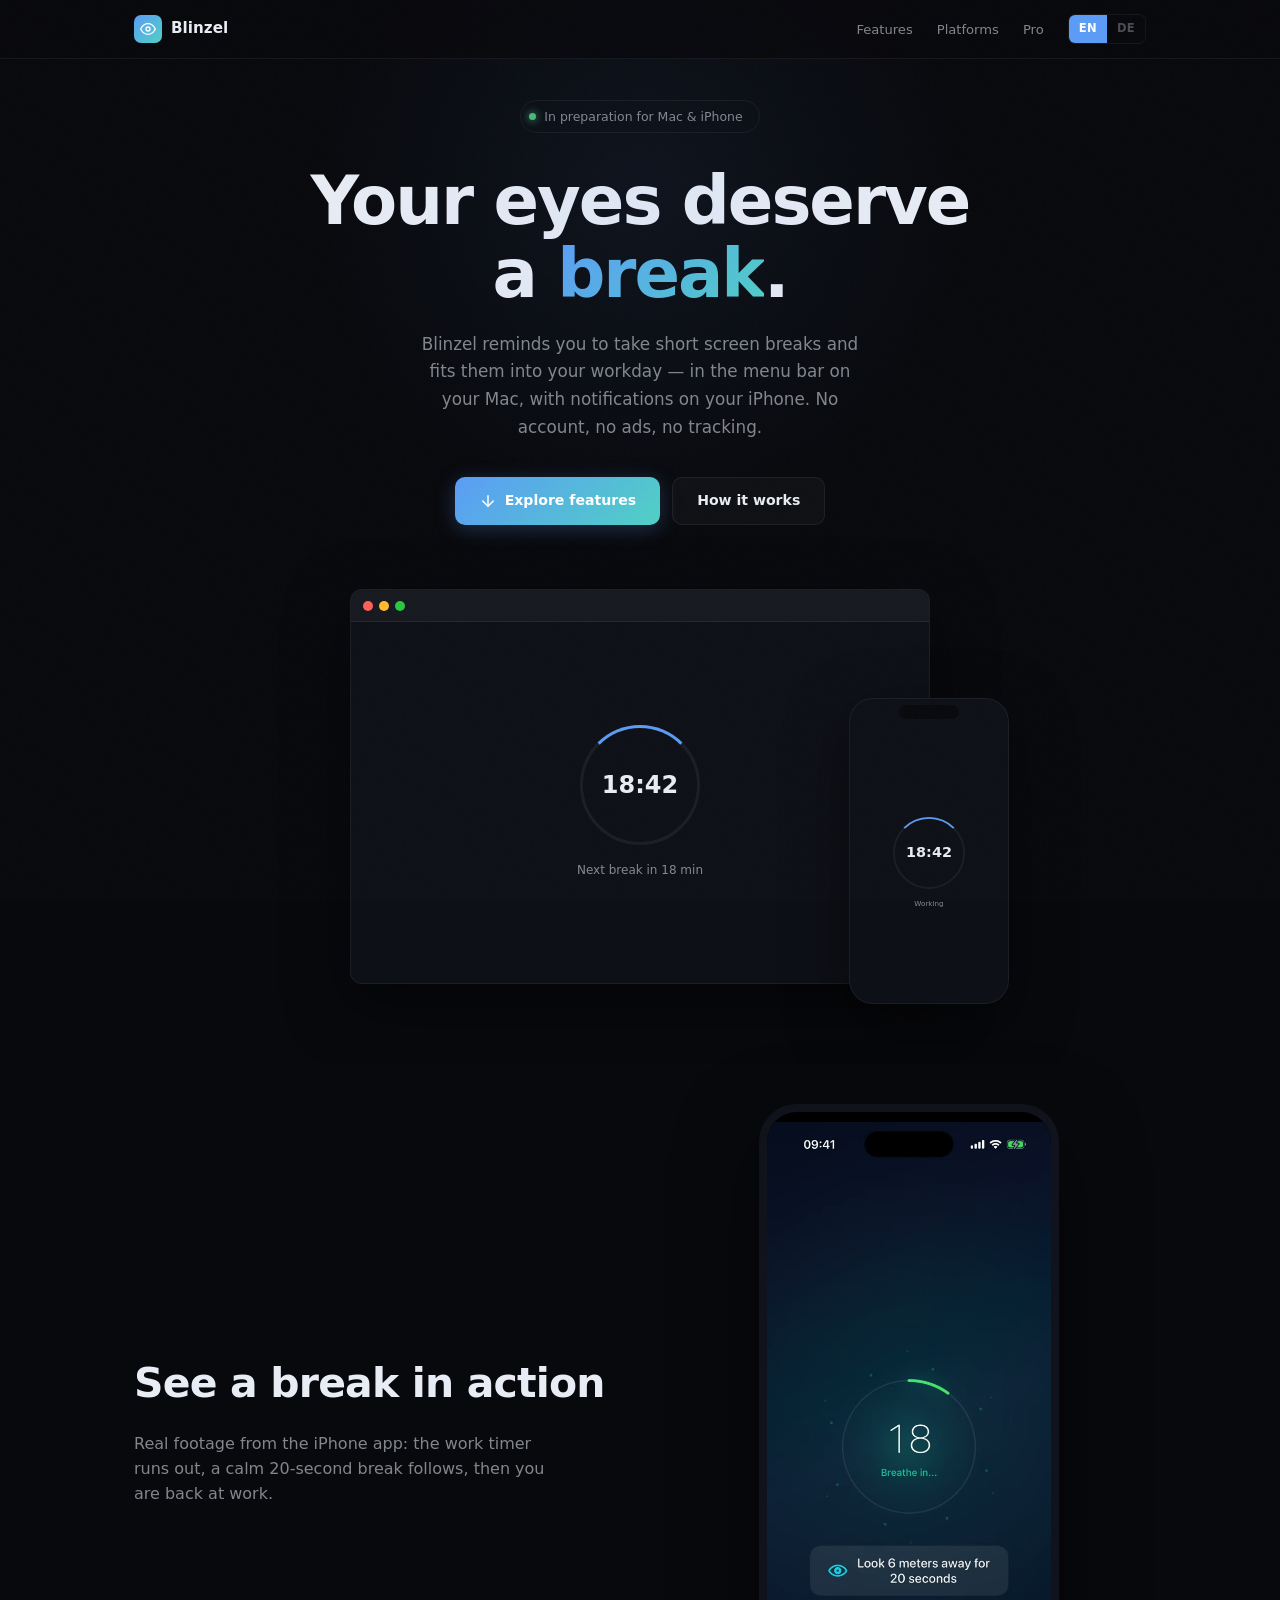
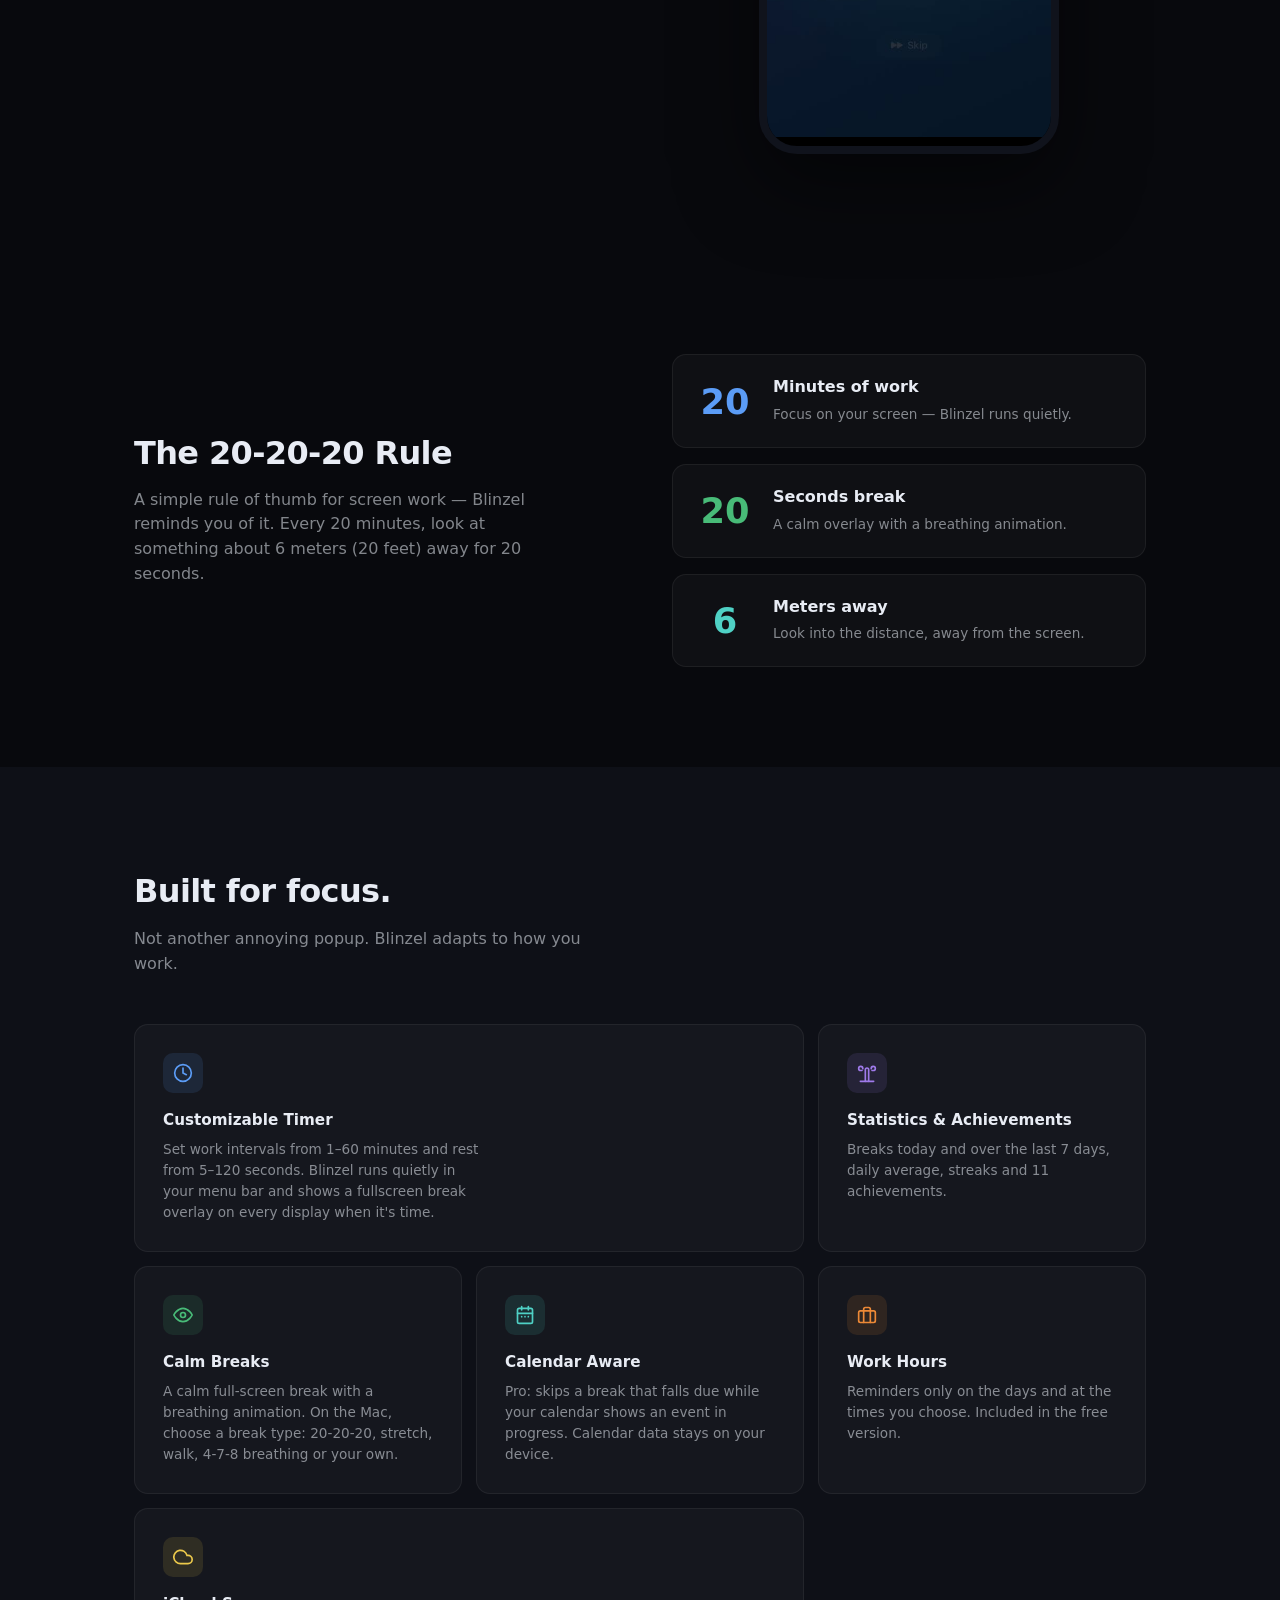
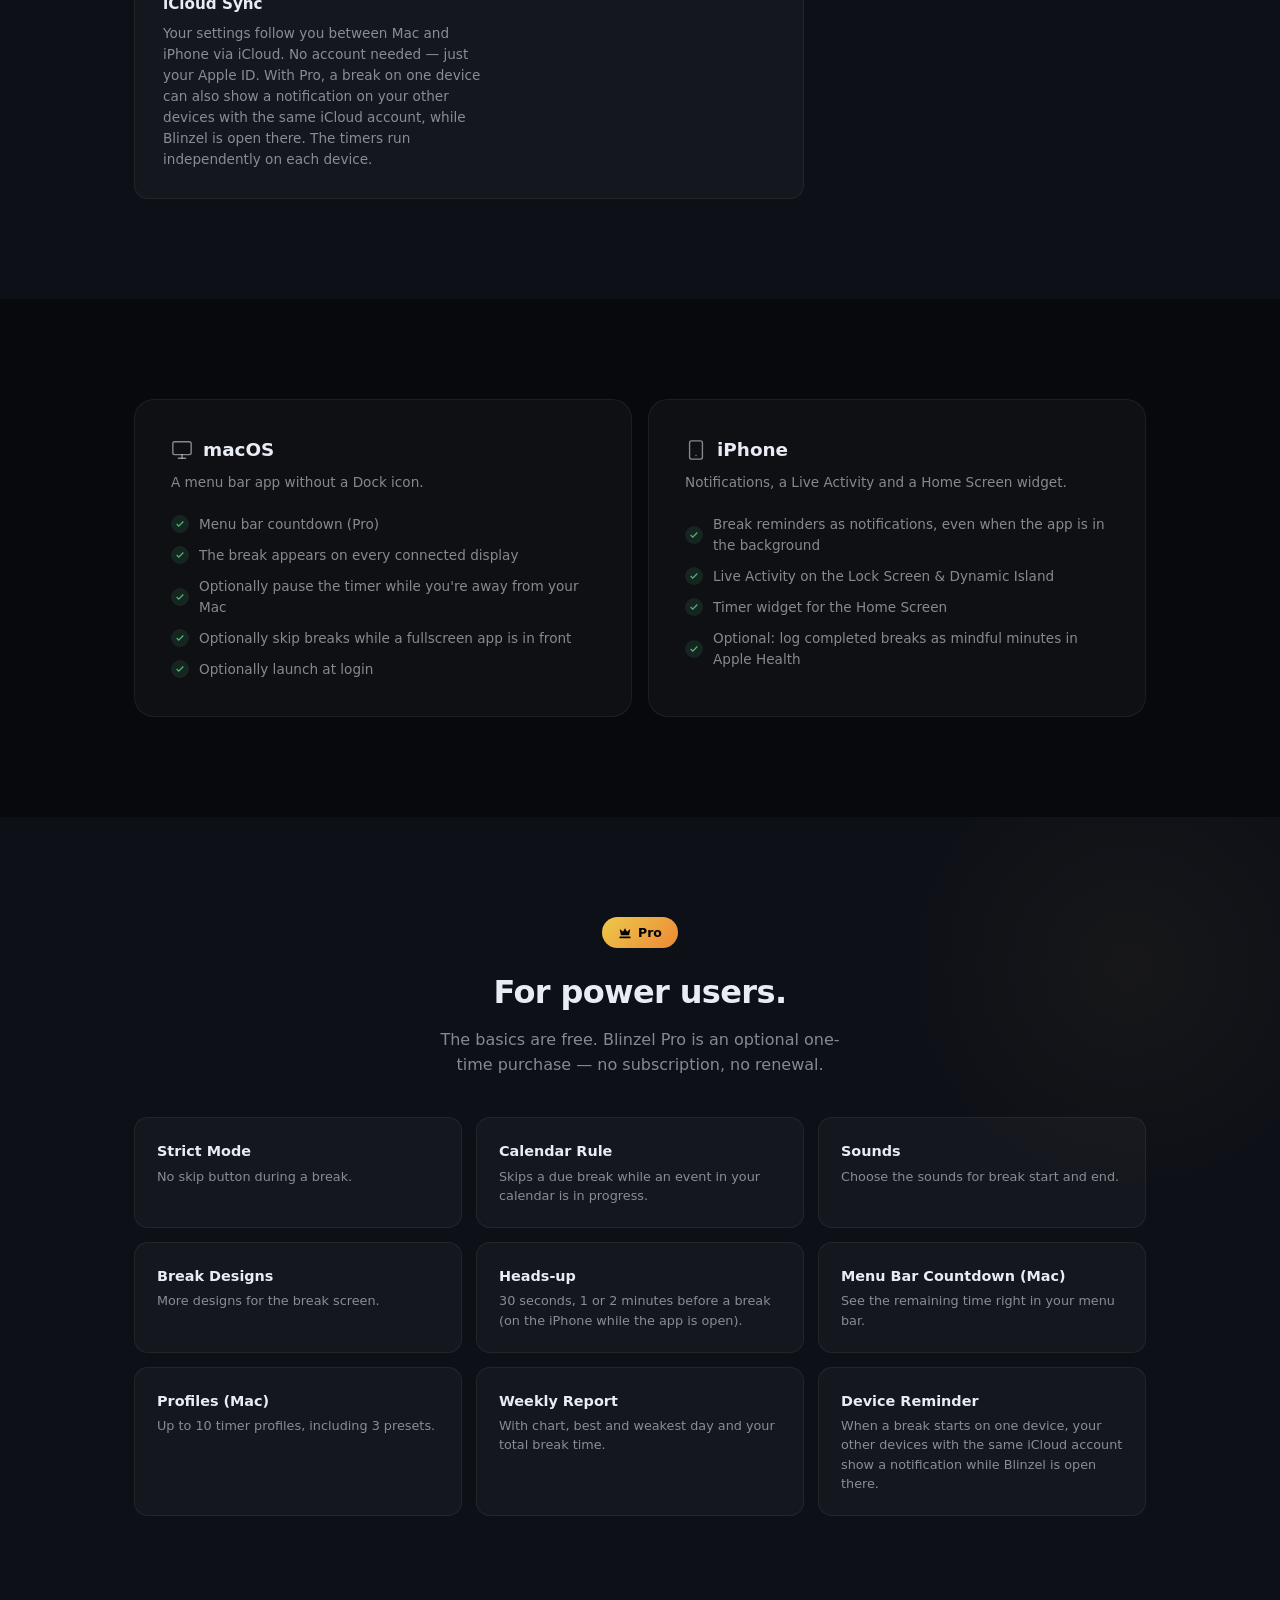
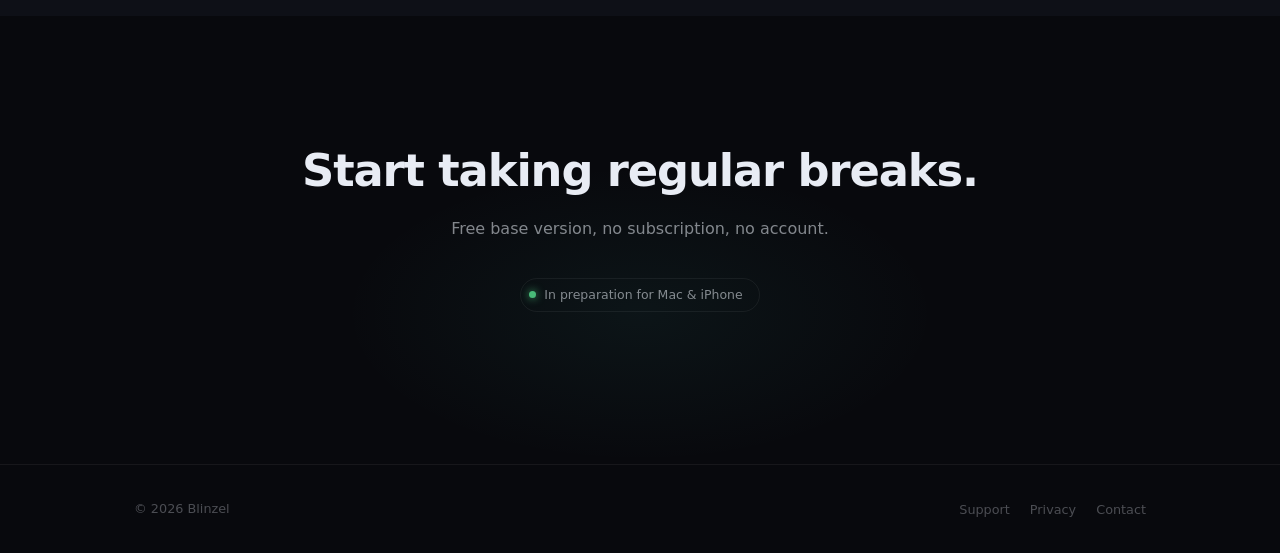
<file: index.html>
<!DOCTYPE html>
<html lang="en">
<head>
    <meta charset="UTF-8">
    <meta name="viewport" content="width=device-width, initial-scale=1.0">
    <title>Blinzel — Eye Break Reminder for Mac & iPhone</title>
    <meta name="description" content="Simple reminders for short screen breaks, based on the 20-20-20 rule of thumb. On the Mac, Blinzel lives in your menu bar; on the iPhone, it reminds you with notifications. In preparation for Mac and iPhone.">
    <meta name="theme-color" content="#08090d">
    <meta name="keywords" content="Blinzel, eye break reminder, 20-20-20 rule, screen rest timer, screen break, break reminder, menu bar app, work hours">
    <link rel="canonical" href="https://amber.devsalah.com/">
    <meta name="robots" content="index, follow">
    <meta name="author" content="Salah Alhaji">
    <link rel="icon" type="image/svg+xml" href="/favicon.svg">

    <!-- Open Graph -->
    <meta property="og:title" content="Blinzel — Eye Break Reminder for Mac & iPhone">
    <meta property="og:description" content="Simple reminders for short screen breaks, based on the 20-20-20 rule of thumb. On the Mac, Blinzel lives in your menu bar; on the iPhone, it reminds you with notifications. In preparation for Mac & iPhone.">
    <meta property="og:type" content="website">
    <meta property="og:url" content="https://amber.devsalah.com/">
    <meta property="og:site_name" content="Blinzel">
    <meta property="og:locale" content="en_US">
    <meta property="og:image" content="https://amber.devsalah.com/og-image.svg">
    <meta property="og:image:width" content="1200">
    <meta property="og:image:height" content="630">

    <!-- Twitter Card -->
    <meta name="twitter:card" content="summary_large_image">
    <meta name="twitter:title" content="Blinzel — Eye Break Reminder">
    <meta name="twitter:description" content="The 20-20-20 rule, automated. In preparation for Mac & iPhone.">
    <meta name="twitter:image" content="https://amber.devsalah.com/og-image.svg">

    <!-- Structured Data -->
    <script type="application/ld+json">
    {
        "@context": "https://schema.org",
        "@type": "SoftwareApplication",
        "name": "Blinzel",
        "operatingSystem": "macOS, iOS",
        "applicationCategory": "UtilitiesApplication",
        "offers": {
            "@type": "Offer",
            "price": "0",
            "priceCurrency": "USD"
        },
        "description": "Reminders for short screen breaks based on the 20-20-20 rule of thumb, every 20 minutes by default. A menu bar app on the Mac; notifications, a Live Activity and a widget on the iPhone. The basics are free; Blinzel Pro is a one-time purchase, no subscription. In preparation for Mac and iPhone.",
        "url": "https://amber.devsalah.com/",
        "author": {
            "@type": "Person",
            "name": "Salah Alhaji"
        }
    }
    </script>

    <link rel="stylesheet" href="style.css">
</head>
<body>

<!-- Nav -->
<nav>
    <div class="w">
        <a href="#" class="n-brand">
            <span class="n-logo">
                <svg viewBox="0 0 24 24" fill="none" stroke="white" stroke-width="2" stroke-linecap="round"><path d="M1 12s4-8 11-8 11 8 11 8-4 8-11 8-11-8-11-8z"/><circle cx="12" cy="12" r="3"/></svg>
            </span>
            Blinzel
        </a>
        <button class="n-mob" aria-label="Menu" onclick="document.querySelector('.n-links').classList.toggle('open')">
            <svg width="20" height="20" viewBox="0 0 24 24" fill="none" stroke="currentColor" stroke-width="2"><line x1="3" y1="6" x2="21" y2="6"/><line x1="3" y1="12" x2="21" y2="12"/><line x1="3" y1="18" x2="21" y2="18"/></svg>
        </button>
        <ul class="n-links">
            <li><a href="#features" data-en="Features" data-de="Funktionen">Features</a></li>
            <li><a href="#platforms" data-en="Platforms" data-de="Plattformen">Platforms</a></li>
            <li><a href="#pro">Pro</a></li>
            <li>
                <div class="lang-sw">
                    <button onclick="setLang('en')" class="on" id="btn-en">EN</button>
                    <button onclick="setLang('de')" id="btn-de">DE</button>
                </div>
            </li>
        </ul>
    </div>
</nav>

<!-- Hero -->
<section class="hero">
    <div class="w">
        <div class="hero-top">
            <span class="hero-dot"></span>
            <span data-en="In preparation for Mac & iPhone" data-de="In Vorbereitung für Mac & iPhone">In preparation for Mac & iPhone</span>
        </div>
        <h1 data-en="Your eyes deserve<br>a <span>break</span>." data-de="Deine Augen verdienen<br>eine <span>Pause</span>.">Your eyes deserve<br>a <span>break</span>.</h1>
        <p data-en="Blinzel reminds you to take short screen breaks and fits them into your workday — in the menu bar on your Mac, with notifications on your iPhone. No account, no ads, no tracking." data-de="Blinzel erinnert dich an kurze Bildschirmpausen und passt sie an deinen Arbeitstag an – in der Menüleiste deines Mac, per Mitteilung auf deinem iPhone. Kein Konto, keine Werbung, kein Tracking.">Blinzel reminds you to take short screen breaks and fits them into your workday — in the menu bar on your Mac, with notifications on your iPhone. No account, no ads, no tracking.</p>

        <div class="hero-btns">
            <a href="#features" class="btn btn-p app-store-btn">
                <svg viewBox="0 0 24 24" fill="none" stroke="currentColor" stroke-width="2" stroke-linecap="round"><line x1="12" y1="5" x2="12" y2="19"/><polyline points="19 12 12 19 5 12"/></svg>
                <span data-en="Explore features" data-de="Funktionen ansehen">Explore features</span>
            </a>
            <a href="#rule" class="btn btn-s" data-en="How it works" data-de="So funktioniert's">How it works</a>
        </div>

        <!-- Device Mockups -->
        <div class="hero-visual">
            <div class="device-mac">
                <div class="device-mac-bar">
                    <span class="device-mac-dot"></span>
                    <span class="device-mac-dot"></span>
                    <span class="device-mac-dot"></span>
                </div>
                <div class="device-mac-body">
                    <!-- Replace this with a real screenshot: <img src="screenshot-mac.png" alt="Blinzel on Mac"> -->
                    <div class="mock-timer">
                        <div class="mock-timer-ring">
                            <div class="mock-timer-time">18:42</div>
                        </div>
                        <div class="mock-timer-label" data-en="Next break in 18 min" data-de="Nächste Pause in 18 Min">Next break in 18 min</div>
                    </div>
                </div>
            </div>
            <div class="device-phone">
                <div class="device-phone-notch"><div class="device-phone-notch-inner"></div></div>
                <div class="device-phone-body">
                    <!-- Replace with: <img src="screenshot-iphone.png" alt="Blinzel on iPhone"> -->
                    <div class="mock-timer" style="transform: scale(0.6);">
                        <div class="mock-timer-ring">
                            <div class="mock-timer-time">18:42</div>
                        </div>
                        <div class="mock-timer-label" data-en="Working" data-de="Arbeiten">Working</div>
                    </div>
                </div>
            </div>
        </div>
    </div>
</section>

<!-- Video: echte Aufnahme der iPhone-App -->
<section class="demo" id="demo">
    <div class="w">
        <div class="demo-text v">
            <h2 data-en="See a break in action" data-de="So sieht eine Pause aus">See a break in action</h2>
            <p data-en="Real footage from the iPhone app: the work timer runs out, a calm 20-second break follows, then you are back at work." data-de="Echte Aufnahme aus der iPhone-App: Der Arbeits-Timer läuft ab, es folgen 20 ruhige Sekunden Pause, dann geht es weiter.">Real footage from the iPhone app: the work timer runs out, a calm 20-second break follows, then you are back at work.</p>
        </div>
        <div class="demo-phone v">
            <video id="demo-video" muted loop playsinline autoplay preload="metadata" width="540" height="1170" poster="media/poster-en.jpg" aria-label="Blinzel on iPhone">
                <source src="media/blinzel-en.mp4" type="video/mp4">
            </video>
        </div>
    </div>
</section>

<!-- 20-20-20 Rule -->
<section class="rule" id="rule">
    <div class="w">
        <div class="rule-text v">
            <h2 data-en="The 20-20-20 Rule" data-de="Die 20-20-20 Regel">The 20-20-20 Rule</h2>
            <p data-en="A simple rule of thumb for screen work — Blinzel reminds you of it. Every 20 minutes, look at something about 6 meters (20 feet) away for 20 seconds." data-de="Eine einfache Faustregel für die Bildschirmarbeit – Blinzel erinnert dich daran. Alle 20 Minuten 20 Sekunden lang auf etwas in etwa 6 Metern Entfernung schauen.">A simple rule of thumb for screen work — Blinzel reminds you of it. Every 20 minutes, look at something about 6 meters (20 feet) away for 20 seconds.</p>
        </div>
        <div class="rule-steps">
            <div class="rule-step v">
                <div class="rule-num">20</div>
                <div class="rule-step-text">
                    <strong data-en="Minutes of work" data-de="Minuten Arbeit">Minutes of work</strong>
                    <span data-en="Focus on your screen — Blinzel runs quietly." data-de="Konzentrier dich auf deinen Bildschirm — Blinzel läuft leise.">Focus on your screen — Blinzel runs quietly.</span>
                </div>
            </div>
            <div class="rule-step v">
                <div class="rule-num">20</div>
                <div class="rule-step-text">
                    <strong data-en="Seconds break" data-de="Sekunden Pause">Seconds break</strong>
                    <span data-en="A calm overlay with a breathing animation." data-de="Ein ruhiges Overlay mit Atemanimation.">A calm overlay with a breathing animation.</span>
                </div>
            </div>
            <div class="rule-step v">
                <div class="rule-num">6</div>
                <div class="rule-step-text">
                    <strong data-en="Meters away" data-de="Meter Entfernung">Meters away</strong>
                    <span data-en="Look into the distance, away from the screen." data-de="In die Ferne schauen, weg vom Bildschirm.">Look into the distance, away from the screen.</span>
                </div>
            </div>
        </div>
    </div>
</section>

<!-- Features Bento -->
<section class="bento" id="features">
    <div class="w">
        <div class="bento-head v">
            <h2 data-en="Built for focus." data-de="Gebaut für Fokus.">Built for focus.</h2>
            <p data-en="Not another annoying popup. Blinzel adapts to how you work." data-de="Kein nerviges Popup. Blinzel passt sich an, wie du arbeitest.">Not another annoying popup. Blinzel adapts to how you work.</p>
        </div>
        <div class="bento-grid">
            <!-- Span 2: Timer -->
            <div class="b-card span-2 v">
                <div class="b-icon bi-blue">
                    <svg viewBox="0 0 24 24" fill="none" stroke="currentColor" stroke-width="2" stroke-linecap="round"><circle cx="12" cy="12" r="10"/><polyline points="12 6 12 12 16 14"/></svg>
                </div>
                <h3 data-en="Customizable Timer" data-de="Anpassbarer Timer">Customizable Timer</h3>
                <p data-en="Set work intervals from 1–60 minutes and rest from 5–120 seconds. Blinzel runs quietly in your menu bar and shows a fullscreen break overlay on every display when it's time." data-de="Arbeitsintervalle von 1–60 Minuten und Pausen von 5–120 Sekunden einstellen. Blinzel läuft leise in der Menüleiste und zeigt auf jedem Bildschirm ein Vollbild-Overlay, wenn es soweit ist.">Set work intervals from 1–60 minutes and rest from 5–120 seconds. Blinzel runs quietly in your menu bar and shows a fullscreen break overlay on every display when it's time.</p>
            </div>
            <!-- Achievements -->
            <div class="b-card v">
                <div class="b-icon bi-purple">
                    <svg viewBox="0 0 24 24" fill="none" stroke="currentColor" stroke-width="2" stroke-linecap="round"><path d="M6 9H4.5a2.5 2.5 0 010-5C7 4 7 7 7 7"/><path d="M18 9h1.5a2.5 2.5 0 000-5C17 4 17 7 17 7"/><path d="M4 22h16"/><path d="M10 22V8a2 2 0 114 0v14"/></svg>
                </div>
                <h3 data-en="Statistics &amp; Achievements" data-de="Statistik &amp; Erfolge">Statistics &amp; Achievements</h3>
                <p data-en="Breaks today and over the last 7 days, daily average, streaks and 11 achievements." data-de="Pausen von heute und den letzten 7 Tagen, Tagesdurchschnitt, Serien und 11 Erfolge.">Breaks today and over the last 7 days, daily average, streaks and 11 achievements.</p>
            </div>
            <!-- Break Overlay -->
            <div class="b-card v">
                <div class="b-icon bi-green">
                    <svg viewBox="0 0 24 24" fill="none" stroke="currentColor" stroke-width="2" stroke-linecap="round"><path d="M1 12s4-8 11-8 11 8 11 8-4 8-11 8-11-8-11-8z"/><circle cx="12" cy="12" r="3"/></svg>
                </div>
                <h3 data-en="Calm Breaks" data-de="Ruhige Pausen">Calm Breaks</h3>
                <p data-en="A calm full-screen break with a breathing animation. On the Mac, choose a break type: 20-20-20, stretch, walk, 4-7-8 breathing or your own." data-de="Ruhige Vollbild-Pause mit Atemanimation. Auf dem Mac wählst du die Pausenart: 20-20-20, Dehnen, Gehen, 4-7-8-Atmung oder eine eigene Pause.">A calm full-screen break with a breathing animation. On the Mac, choose a break type: 20-20-20, stretch, walk, 4-7-8 breathing or your own.</p>
            </div>
            <!-- Calendar -->
            <div class="b-card v">
                <div class="b-icon bi-cyan">
                    <svg viewBox="0 0 24 24" fill="none" stroke="currentColor" stroke-width="2" stroke-linecap="round"><rect x="3" y="4" width="18" height="18" rx="2"/><line x1="16" y1="2" x2="16" y2="6"/><line x1="8" y1="2" x2="8" y2="6"/><line x1="3" y1="10" x2="21" y2="10"/><path d="M8 14h.01"/><path d="M12 14h.01"/><path d="M16 14h.01"/></svg>
                </div>
                <h3 data-en="Calendar Aware" data-de="Kalender-integriert">Calendar Aware</h3>
                <p data-en="Pro: skips a break that falls due while your calendar shows an event in progress. Calendar data stays on your device." data-de="Pro: überspringt eine fällige Pause, wenn laut Kalender gerade ein Termin läuft. Kalenderdaten bleiben auf deinem Gerät.">Pro: skips a break that falls due while your calendar shows an event in progress. Calendar data stays on your device.</p>
            </div>
            <!-- Work Hours -->
            <div class="b-card v">
                <div class="b-icon bi-orange">
                    <svg viewBox="0 0 24 24" fill="none" stroke="currentColor" stroke-width="2" stroke-linecap="round"><rect x="2" y="7" width="20" height="14" rx="2"/><path d="M16 21V5a2 2 0 00-2-2h-4a2 2 0 00-2 2v16"/></svg>
                </div>
                <h3 data-en="Work Hours" data-de="Arbeitszeiten">Work Hours</h3>
                <p data-en="Reminders only on the days and at the times you choose. Included in the free version." data-de="Erinnerungen nur an gewählten Tagen und zu gewählten Uhrzeiten. In der kostenlosen Version enthalten.">Reminders only on the days and at the times you choose. Included in the free version.</p>
            </div>
            <!-- iCloud -->
            <div class="b-card span-2 v">
                <div class="b-icon bi-yellow">
                    <svg viewBox="0 0 24 24" fill="none" stroke="currentColor" stroke-width="2" stroke-linecap="round"><path d="M18 10h-1.26A8 8 0 109 20h9a5 5 0 000-10z"/></svg>
                </div>
                <h3 data-en="iCloud Sync" data-de="iCloud-Sync">iCloud Sync</h3>
                <p data-en="Your settings follow you between Mac and iPhone via iCloud. No account needed — just your Apple ID. With Pro, a break on one device can also show a notification on your other devices with the same iCloud account, while Blinzel is open there. The timers run independently on each device." data-de="Deine Einstellungen folgen dir über iCloud zwischen Mac und iPhone. Kein Konto nötig — nur deine Apple ID. Mit Pro kann eine Pause auf einem Gerät zusätzlich eine Mitteilung auf deinen anderen Geräten mit demselben iCloud-Konto anzeigen, sofern Blinzel dort geöffnet ist. Die Timer laufen auf jedem Gerät für sich.">Your settings follow you between Mac and iPhone via iCloud. No account needed — just your Apple ID. With Pro, a break on one device can also show a notification on your other devices with the same iCloud account, while Blinzel is open there. The timers run independently on each device.</p>
            </div>
        </div>
    </div>
</section>

<!-- Platforms -->
<section class="plat" id="platforms">
    <div class="w">
        <!-- macOS -->
        <div class="plat-card v">
            <h3>
                <svg viewBox="0 0 24 24" fill="none" stroke="currentColor" stroke-width="1.5" stroke-linecap="round"><rect x="2" y="3" width="20" height="14" rx="2"/><line x1="8" y1="21" x2="16" y2="21"/><line x1="12" y1="17" x2="12" y2="21"/></svg>
                macOS
            </h3>
            <p data-en="A menu bar app without a Dock icon." data-de="Menüleisten-App ohne Dock-Symbol.">A menu bar app without a Dock icon.</p>
            <ul class="plat-list">
                <li><span class="plat-check"><svg viewBox="0 0 24 24" fill="none" stroke="currentColor" stroke-width="3"><polyline points="20 6 9 17 4 12"/></svg></span><span data-en="Menu bar countdown (Pro)" data-de="Menüleisten-Countdown (Pro)">Menu bar countdown (Pro)</span></li>
                <li><span class="plat-check"><svg viewBox="0 0 24 24" fill="none" stroke="currentColor" stroke-width="3"><polyline points="20 6 9 17 4 12"/></svg></span><span data-en="The break appears on every connected display" data-de="Die Pause erscheint auf jedem angeschlossenen Bildschirm">The break appears on every connected display</span></li>
                <li><span class="plat-check"><svg viewBox="0 0 24 24" fill="none" stroke="currentColor" stroke-width="3"><polyline points="20 6 9 17 4 12"/></svg></span><span data-en="Optionally pause the timer while you're away from your Mac" data-de="Optional: Der Timer pausiert, während du nicht am Mac bist">Optionally pause the timer while you're away from your Mac</span></li>
                <li><span class="plat-check"><svg viewBox="0 0 24 24" fill="none" stroke="currentColor" stroke-width="3"><polyline points="20 6 9 17 4 12"/></svg></span><span data-en="Optionally skip breaks while a fullscreen app is in front" data-de="Optional: Pausen überspringen, solange eine Vollbild-App vorne ist">Optionally skip breaks while a fullscreen app is in front</span></li>
                <li><span class="plat-check"><svg viewBox="0 0 24 24" fill="none" stroke="currentColor" stroke-width="3"><polyline points="20 6 9 17 4 12"/></svg></span><span data-en="Optionally launch at login" data-de="Optional beim Anmelden starten">Optionally launch at login</span></li>
            </ul>
        </div>
        <!-- iOS -->
        <div class="plat-card v">
            <h3>
                <svg viewBox="0 0 24 24" fill="none" stroke="currentColor" stroke-width="1.5" stroke-linecap="round"><rect x="5" y="2" width="14" height="20" rx="2"/><line x1="12" y1="18" x2="12.01" y2="18"/></svg>
                iPhone
            </h3>
            <p data-en="Notifications, a Live Activity and a Home Screen widget." data-de="Mitteilungen, Live Activity und Widget auf dem Home-Bildschirm.">Notifications, a Live Activity and a Home Screen widget.</p>
            <ul class="plat-list">
                <li><span class="plat-check"><svg viewBox="0 0 24 24" fill="none" stroke="currentColor" stroke-width="3"><polyline points="20 6 9 17 4 12"/></svg></span><span data-en="Break reminders as notifications, even when the app is in the background" data-de="Pausen-Erinnerung als Mitteilung, auch wenn die App im Hintergrund ist">Break reminders as notifications, even when the app is in the background</span></li>
                <li><span class="plat-check"><svg viewBox="0 0 24 24" fill="none" stroke="currentColor" stroke-width="3"><polyline points="20 6 9 17 4 12"/></svg></span><span data-en="Live Activity on the Lock Screen & Dynamic Island" data-de="Live Activity auf dem Sperrbildschirm & Dynamic Island">Live Activity on the Lock Screen & Dynamic Island</span></li>
                <li><span class="plat-check"><svg viewBox="0 0 24 24" fill="none" stroke="currentColor" stroke-width="3"><polyline points="20 6 9 17 4 12"/></svg></span><span data-en="Timer widget for the Home Screen" data-de="Timer-Widget für den Home-Bildschirm">Timer widget for the Home Screen</span></li>
                <li><span class="plat-check"><svg viewBox="0 0 24 24" fill="none" stroke="currentColor" stroke-width="3"><polyline points="20 6 9 17 4 12"/></svg></span><span data-en="Optional: log completed breaks as mindful minutes in Apple Health" data-de="Optional: absolvierte Pausen als Achtsamkeitsminuten in Apple Health eintragen">Optional: log completed breaks as mindful minutes in Apple Health</span></li>
            </ul>
        </div>
    </div>
</section>

<!-- Pro -->
<section class="pro" id="pro">
    <div class="w">
        <div class="pro-pill">
            <svg viewBox="0 0 24 24" fill="currentColor"><path d="M5 16L3 5l5.5 5L12 4l3.5 6L21 5l-2 11H5z"/><path d="M3.5 21h17a1 1 0 001-1v-1a1 1 0 00-1-1h-17a1 1 0 00-1 1v1a1 1 0 001 1z"/></svg>
            Pro
        </div>
        <h2 class="v" data-en="For power users." data-de="Für Power-User.">For power users.</h2>
        <p class="v" data-en="The basics are free. Blinzel Pro is an optional one-time purchase — no subscription, no renewal." data-de="Die Grundfunktionen sind kostenlos. Blinzel Pro ist ein optionaler einmaliger Kauf – kein Abo, keine Verlängerung.">The basics are free. Blinzel Pro is an optional one-time purchase — no subscription, no renewal.</p>
        <div class="pro-grid">
            <div class="pro-item v">
                <h4 data-en="Strict Mode" data-de="Strict Mode">Strict Mode</h4>
                <p data-en="No skip button during a break." data-de="Kein Überspringen-Knopf während der Pause.">No skip button during a break.</p>
            </div>
            <div class="pro-item v">
                <h4 data-en="Calendar Rule" data-de="Kalender-Regel">Calendar Rule</h4>
                <p data-en="Skips a due break while an event in your calendar is in progress." data-de="Überspringt eine fällige Pause, während in deinem Kalender ein Termin läuft.">Skips a due break while an event in your calendar is in progress.</p>
            </div>
            <div class="pro-item v">
                <h4 data-en="Sounds" data-de="Töne">Sounds</h4>
                <p data-en="Choose the sounds for break start and end." data-de="Töne für Pausenbeginn und -ende auswählen.">Choose the sounds for break start and end.</p>
            </div>
            <div class="pro-item v">
                <h4 data-en="Break Designs" data-de="Pausen-Designs">Break Designs</h4>
                <p data-en="More designs for the break screen." data-de="Weitere Designs für die Pausenansicht.">More designs for the break screen.</p>
            </div>
            <div class="pro-item v">
                <h4 data-en="Heads-up" data-de="Vorwarnung">Heads-up</h4>
                <p data-en="30 seconds, 1 or 2 minutes before a break (on the iPhone while the app is open)." data-de="30 Sekunden, 1 oder 2 Minuten vor der Pause (auf dem iPhone bei geöffneter App).">30 seconds, 1 or 2 minutes before a break (on the iPhone while the app is open).</p>
            </div>
            <div class="pro-item v">
                <h4 data-en="Menu Bar Countdown (Mac)" data-de="Menüleisten-Countdown (Mac)">Menu Bar Countdown (Mac)</h4>
                <p data-en="See the remaining time right in your menu bar." data-de="Verbleibende Zeit direkt in der Menüleiste sehen.">See the remaining time right in your menu bar.</p>
            </div>
            <div class="pro-item v">
                <h4 data-en="Profiles (Mac)" data-de="Profile (Mac)">Profiles (Mac)</h4>
                <p data-en="Up to 10 timer profiles, including 3 presets." data-de="Bis zu 10 Timer-Profile, inklusive 3 Vorlagen.">Up to 10 timer profiles, including 3 presets.</p>
            </div>
            <div class="pro-item v">
                <h4 data-en="Weekly Report" data-de="Wochenbericht">Weekly Report</h4>
                <p data-en="With chart, best and weakest day and your total break time." data-de="Mit Diagramm, bestem und schwächstem Tag und deiner gesamten Pausenzeit.">With chart, best and weakest day and your total break time.</p>
            </div>
            <div class="pro-item v">
                <h4 data-en="Device Reminder" data-de="Geräte-Erinnerung">Device Reminder</h4>
                <p data-en="When a break starts on one device, your other devices with the same iCloud account show a notification while Blinzel is open there." data-de="Beginnt auf einem Gerät eine Pause, zeigen deine anderen Geräte mit demselben iCloud-Konto eine Mitteilung, sofern Blinzel dort geöffnet ist.">When a break starts on one device, your other devices with the same iCloud account show a notification while Blinzel is open there.</p>
            </div>
        </div>
    </div>
</section>

<!-- CTA -->
<section class="cta" id="download">
    <div class="w">
        <h2 class="v" data-en="Start taking regular breaks." data-de="Starte mit regelmäßigen Pausen.">Start taking regular breaks.</h2>
        <p class="v" data-en="Free base version, no subscription, no account." data-de="Kostenlose Basisversion, kein Abo, kein Konto.">Free base version, no subscription, no account.</p>
        <div class="hero-top v">
            <span class="hero-dot"></span>
            <span data-en="In preparation for Mac &amp; iPhone" data-de="In Vorbereitung für Mac &amp; iPhone">In preparation for Mac &amp; iPhone</span>
        </div>
    </div>
</section>

<!-- Footer -->
<footer>
    <div class="w">
        <span class="f-left">&copy; 2026 Blinzel</span>
        <ul class="f-links">
            <li><a href="/support" data-en="Support" data-de="Support">Support</a></li>
            <li><a href="privacy.html" data-en="Privacy" data-de="Datenschutz">Privacy</a></li>
            <li><a href="mailto:support@devsalah.com" data-en="Contact" data-de="Kontakt">Contact</a></li>
        </ul>
    </div>
</footer>

<script>
// =========================================================================
// APP STORE LINK KONFIGURATION
// [[OWNER: Setze hier die finale App Store URL ein, sobald die App im Store verfügbar ist.]]
// Solange dieser String leer ist (""), führt der Store-Button im Hero (.app-store-btn) zu den Funktionen (#features).
// Sobald die URL hier eingetragen wird, verlinkt er direkt in den Store. Die Hinweise „In preparation“ /
// „In Vorbereitung“ (Hero, CTA, Meta-Angaben, JSON-LD, Supportseite) müssen zum Start von Hand angepasst werden.
// =========================================================================
const APP_STORE_URL = "";

let L = localStorage.getItem('lang') || 'en';

function applyAppStoreUrl() {
    if (!APP_STORE_URL) return;
    document.querySelectorAll('.app-store-btn').forEach(btn => {
        btn.href = APP_STORE_URL;
        btn.target = "_blank";
        btn.rel = "noopener noreferrer";
        const span = btn.querySelector('span[data-en]');
        if (span) {
            span.setAttribute('data-en', 'Download on the App Store');
            span.setAttribute('data-de', 'Laden im App Store');
            span.textContent = (L === 'de') ? 'Laden im App Store' : 'Download on the App Store';
        }
    });
}

function setLang(l) {
    L = l;
    localStorage.setItem('lang', l);
    document.documentElement.lang = l;
    document.getElementById('btn-en').classList.toggle('on', l === 'en');
    document.getElementById('btn-de').classList.toggle('on', l === 'de');
    document.querySelectorAll('[data-en]').forEach(e => {
        const t = e.getAttribute('data-' + l);
        if (t) e.innerHTML = t;
    });
    applyAppStoreUrl();
    const vid = document.getElementById('demo-video');
    if (vid && vid.dataset.lang !== l) {
        vid.dataset.lang = l;
        vid.poster = 'media/poster-' + l + '.jpg';
        vid.setAttribute('aria-label', l === 'de' ? 'Blinzel auf dem iPhone' : 'Blinzel on iPhone');
        vid.src = 'media/blinzel-' + l + '.mp4';
        vid.load();
        const p = vid.play(); if (p && p.catch) p.catch(() => {});
    }
}

// Scroll reveal
const obs = new IntersectionObserver(es => {
    es.forEach(e => { if (e.isIntersecting) e.target.classList.add('show'); });
}, { threshold: 0.15 });
document.querySelectorAll('.v').forEach(e => obs.observe(e));

// Close mobile nav on click
document.querySelectorAll('.n-links a').forEach(a =>
    a.addEventListener('click', () => document.querySelector('.n-links').classList.remove('open'))
);

setLang(L);
applyAppStoreUrl();
</script>
</body>
</html>
</file>
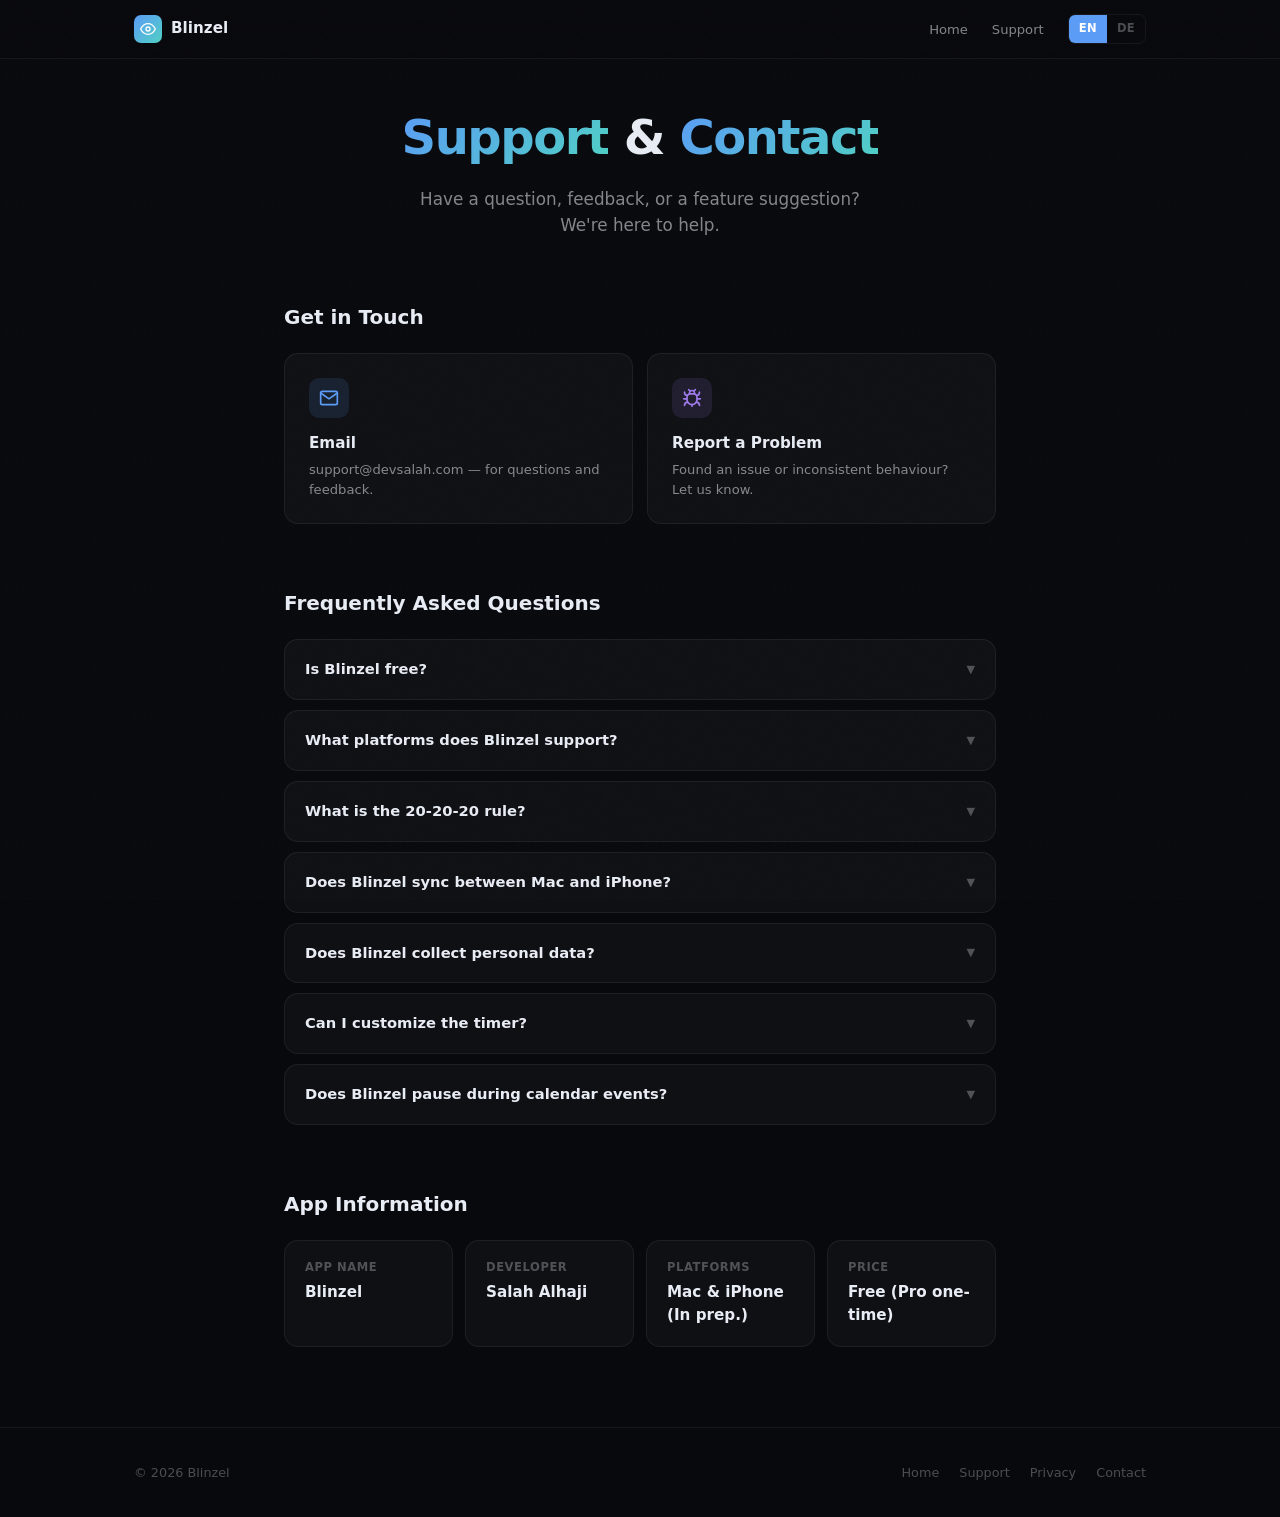
<file: support/index.html>
<!DOCTYPE html>
<html lang="en">
<head>
    <meta charset="UTF-8">
    <meta name="viewport" content="width=device-width, initial-scale=1.0">
    <title>Support & Contact — Blinzel</title>
    <meta name="description" content="Get help with Blinzel: Eye Break Reminder. Contact support, FAQ, and project information.">
    <meta name="keywords" content="blinzel support, eye break app help, 20-20-20 rule app, contact, FAQ">
    <link rel="canonical" href="https://amber.devsalah.com/support/">
    <meta name="robots" content="index, follow">
    <meta name="author" content="Salah Alhaji">
    <meta name="theme-color" content="#08090d">
    <link rel="icon" type="image/svg+xml" href="/favicon.svg">

    <meta property="og:title" content="Support & Contact — Blinzel">
    <meta property="og:description" content="Get help with Blinzel. FAQ, bug reports, and contact.">
    <meta property="og:type" content="website">
    <meta property="og:url" content="https://amber.devsalah.com/support/">
    <meta property="og:site_name" content="Blinzel">
    <meta property="og:image" content="https://amber.devsalah.com/og-image.svg">

    <meta name="twitter:card" content="summary_large_image">
    <meta name="twitter:title" content="Support & Contact — Blinzel">
    <meta name="twitter:description" content="Get help with Blinzel. FAQ, bug reports, and contact.">
    <meta name="twitter:image" content="https://amber.devsalah.com/og-image.svg">

    <script type="application/ld+json">
    {
        "@context": "https://schema.org",
        "@type": "FAQPage",
        "mainEntity": [
            {
                "@type": "Question",
                "name": "Is Blinzel free?",
                "acceptedAnswer": { "@type": "Answer", "text": "Blinzel is in preparation. The basics will be free, including the timer, work hours, statistics and, on the Mac, break types. Blinzel Pro is an optional one-time purchase — no subscription, no renewal." }
            },
            {
                "@type": "Question",
                "name": "What platforms does Blinzel support?",
                "acceptedAnswer": { "@type": "Answer", "text": "Blinzel is in preparation for Mac (menu bar app) and iPhone (notifications, a Live Activity on the Lock Screen and in the Dynamic Island, and a Home Screen widget). There is no iPad version." }
            },
            {
                "@type": "Question",
                "name": "What is the 20-20-20 rule?",
                "acceptedAnswer": { "@type": "Answer", "text": "Every 20 minutes, look at something 20 feet (about 6 meters) away for 20 seconds. It is a simple rule of thumb for regular screen breaks." }
            },
            {
                "@type": "Question",
                "name": "Does Blinzel sync between Mac and iPhone?",
                "acceptedAnswer": { "@type": "Answer", "text": "Your settings sync via iCloud. With Blinzel Pro, a break on one device can also show a notification on your other devices with the same iCloud account, while Blinzel is open there. The timers run independently on each device." }
            },
            {
                "@type": "Question",
                "name": "Does Blinzel collect my data?",
                "acceptedAnswer": { "@type": "Answer", "text": "No. Blinzel needs no account and collects no data: no analytics, no crash reporting, no ads, no tracking. Your break history and statistics stay on your device; your settings sync through your own iCloud." }
            }
        ]
    }
    </script>

    <link rel="stylesheet" href="/style.css">
    <style>
        .support { max-width: 760px; margin: 0 auto; padding: 100px 24px 80px; }
        .support-hero { text-align: center; margin-bottom: 64px; }
        .support-hero h1 {
            font-size: clamp(2rem, 5vw, 3rem); font-weight: 750;
            letter-spacing: -0.03em; margin-bottom: 12px;
        }
        .support-hero h1 span {
            background: linear-gradient(135deg, var(--blue), var(--cyan));
            -webkit-background-clip: text; -webkit-text-fill-color: transparent;
            background-clip: text;
        }
        .support-hero p { color: var(--text-2); font-size: 1.05rem; max-width: 460px; margin: 0 auto; }

        .section-title { font-size: 1.25rem; font-weight: 700; margin-bottom: 20px; }

        .contact-grid {
            display: grid; grid-template-columns: repeat(auto-fit, minmax(200px, 1fr));
            gap: 14px; margin-bottom: 64px;
        }
        .contact-card {
            background: var(--bg-card); border: 1px solid var(--border);
            border-radius: var(--r); padding: 24px; text-decoration: none;
            color: var(--text); transition: all 0.3s ease; display: block;
        }
        .contact-card:hover { border-color: var(--border-h); background: var(--bg-card-h); transform: translateY(-2px); }
        .contact-icon {
            width: 40px; height: 40px; border-radius: 10px;
            display: grid; place-items: center; margin-bottom: 14px;
        }
        .contact-icon svg { width: 20px; height: 20px; }
        .ci-blue { background: rgba(91,156,246,0.12); color: var(--blue); }
        .ci-purple { background: rgba(159,122,234,0.12); color: var(--purple); }
        .contact-card h3 { font-size: 0.95rem; font-weight: 650; margin-bottom: 4px; }
        .contact-card p { font-size: 0.82rem; color: var(--text-2); line-height: 1.5; }

        .faq-list { display: flex; flex-direction: column; gap: 10px; margin-bottom: 64px; }
        .faq-item {
            background: var(--bg-card); border: 1px solid var(--border);
            border-radius: var(--r); overflow: hidden;
        }
        .faq-q {
            width: 100%; background: none; border: none; color: var(--text);
            font-family: inherit; font-size: 0.92rem; font-weight: 600;
            text-align: left; padding: 18px 20px; cursor: pointer;
            display: flex; align-items: center; justify-content: space-between; gap: 1rem;
            transition: background 0.2s;
        }
        .faq-q:hover { background: rgba(91,156,246,0.03); }
        .faq-chev { font-size: 0.7rem; color: var(--text-3); transition: transform 0.3s ease; flex-shrink: 0; }
        .faq-item.open .faq-chev { transform: rotate(180deg); }
        .faq-a { max-height: 0; overflow: hidden; transition: max-height 0.35s ease; }
        .faq-item.open .faq-a { max-height: 300px; }
        .faq-a-inner { padding: 0 20px 18px; font-size: 0.87rem; color: var(--text-2); line-height: 1.7; }
        .faq-a-inner a { color: var(--cyan); }

        .info-grid {
            display: grid; grid-template-columns: repeat(auto-fit, minmax(140px, 1fr));
            gap: 12px;
        }
        .info-item {
            background: var(--bg-card); border: 1px solid var(--border);
            border-radius: var(--r); padding: 18px 20px;
        }
        .info-label {
            font-size: 0.72rem; font-weight: 600; color: var(--text-3);
            text-transform: uppercase; letter-spacing: 0.05em; margin-bottom: 4px;
        }
        .info-value { font-size: 0.95rem; font-weight: 650; }

        @media (max-width: 640px) {
            .support { padding: 80px 16px 60px; }
            .contact-grid { grid-template-columns: 1fr; }
        }
    </style>
</head>
<body>

<nav>
    <div class="w">
        <a href="/" class="n-brand">
            <span class="n-logo">
                <svg viewBox="0 0 24 24" fill="none" stroke="white" stroke-width="2" stroke-linecap="round"><path d="M1 12s4-8 11-8 11 8 11 8-4 8-11 8-11-8-11-8z"/><circle cx="12" cy="12" r="3"/></svg>
            </span>
            Blinzel
        </a>
        <ul class="n-links">
            <li><a href="/" data-en="Home" data-de="Startseite">Home</a></li>
            <li><a href="/support" data-en="Support" data-de="Support">Support</a></li>
            <li>
                <div class="lang-sw">
                    <button onclick="setLang('en')" class="on" id="btn-en">EN</button>
                    <button onclick="setLang('de')" id="btn-de">DE</button>
                </div>
            </li>
        </ul>
    </div>
</nav>

<div class="support">
    <div class="support-hero v">
        <h1><span data-en="Support" data-de="Support">Support</span> &amp; <span data-en="Contact" data-de="Kontakt">Contact</span></h1>
        <p data-en="Have a question, feedback, or a feature suggestion? We're here to help." data-de="Hast du eine Frage, Feedback oder einen Feature-Wunsch? Wir helfen gerne.">Have a question, feedback, or a feature suggestion? We're here to help.</p>
    </div>

    <h2 class="section-title v" data-en="Get in Touch" data-de="Kontaktiere uns">Get in Touch</h2>
    <div class="contact-grid">
        <a href="mailto:support@devsalah.com" class="contact-card v">
            <div class="contact-icon ci-blue">
                <svg viewBox="0 0 24 24" fill="none" stroke="currentColor" stroke-width="2" stroke-linecap="round"><path d="M4 4h16c1.1 0 2 .9 2 2v12c0 1.1-.9 2-2 2H4c-1.1 0-2-.9-2-2V6c0-1.1.9-2 2-2z"/><polyline points="22,6 12,13 2,6"/></svg>
            </div>
            <h3 data-en="Email" data-de="E-Mail">Email</h3>
            <p data-en="support@devsalah.com — for questions and feedback." data-de="support@devsalah.com — für Fragen und Feedback.">support@devsalah.com — for questions and feedback.</p>
        </a>
        <a href="mailto:support@devsalah.com?subject=Bug%20Report%20-%20Blinzel" class="contact-card v">
            <div class="contact-icon ci-purple">
                <svg viewBox="0 0 24 24" fill="none" stroke="currentColor" stroke-width="2" stroke-linecap="round"><path d="M8 2l1.88 1.88"/><path d="M14.12 3.88L16 2"/><path d="M9 7.13v-1a3.003 3.003 0 116 0v1"/><path d="M12 20c-3.3 0-6-2.7-6-6v-3a4 4 0 014-4h4a4 4 0 014 4v3c0 3.3-2.7 6-6 6"/><path d="M12 20v2"/><path d="M6.53 9C4.6 8.8 3 7.1 3 5"/><path d="M6 13H2"/><path d="M3 21c0-2.1 1.7-3.9 3.8-4"/><path d="M20.97 5c0 2.1-1.6 3.8-3.5 4"/><path d="M22 13h-4"/><path d="M17.2 17c2.1.1 3.8 1.9 3.8 4"/></svg>
            </div>
            <h3 data-en="Report a Problem" data-de="Problem melden">Report a Problem</h3>
            <p data-en="Found an issue or inconsistent behaviour? Let us know." data-de="Problem oder Fehler gefunden? Gib uns Bescheid.">Found an issue or inconsistent behaviour? Let us know.</p>
        </a>
    </div>

    <h2 class="section-title v" data-en="Frequently Asked Questions" data-de="Häufig gestellte Fragen">Frequently Asked Questions</h2>
    <div class="faq-list">
        <div class="faq-item">
            <button class="faq-q" onclick="this.parentElement.classList.toggle('open')">
                <span data-en="Is Blinzel free?" data-de="Ist Blinzel kostenlos?">Is Blinzel free?</span>
                <span class="faq-chev">&#9660;</span>
            </button>
            <div class="faq-a"><div class="faq-a-inner" data-en="Yes. The basics are free, including the timer, work hours, statistics and, on the Mac, break types. Blinzel Pro is an optional one-time purchase — no subscription, no renewal." data-de="Ja. Die Grundfunktionen sind kostenlos, darunter Timer, Arbeitszeiten, Statistik und auf dem Mac die Pausenarten. Blinzel Pro ist ein optionaler einmaliger Kauf – kein Abo, keine Verlängerung.">Yes. The basics are free, including the timer, work hours, statistics and, on the Mac, break types. Blinzel Pro is an optional one-time purchase — no subscription, no renewal.</div></div>
        </div>
        <div class="faq-item">
            <button class="faq-q" onclick="this.parentElement.classList.toggle('open')">
                <span data-en="What platforms does Blinzel support?" data-de="Welche Plattformen unterstützt Blinzel?">What platforms does Blinzel support?</span>
                <span class="faq-chev">&#9660;</span>
            </button>
            <div class="faq-a"><div class="faq-a-inner" data-en="Blinzel is in preparation for Mac (menu bar app) and iPhone (notifications, a Live Activity on the Lock Screen and in the Dynamic Island, and a Home Screen widget). There is no iPad version." data-de="Blinzel ist für Mac (Menüleisten-App) und iPhone (Mitteilungen, Live Activity auf dem Sperrbildschirm und in der Dynamic Island, Widget auf dem Home-Bildschirm) in Vorbereitung. Eine iPad-Version gibt es nicht.">Blinzel is in preparation for Mac (menu bar app) and iPhone (notifications, a Live Activity on the Lock Screen and in the Dynamic Island, and a Home Screen widget). There is no iPad version.</div></div>
        </div>
        <div class="faq-item">
            <button class="faq-q" onclick="this.parentElement.classList.toggle('open')">
                <span data-en="What is the 20-20-20 rule?" data-de="Was ist die 20-20-20 Regel?">What is the 20-20-20 rule?</span>
                <span class="faq-chev">&#9660;</span>
            </button>
            <div class="faq-a"><div class="faq-a-inner" data-en="Every 20 minutes, look at something 20 feet (about 6 meters) away for 20 seconds. It is a simple rule of thumb for regular screen breaks." data-de="Alle 20 Minuten 20 Sekunden lang auf etwas in etwa 6 Metern Entfernung schauen. Sie ist eine einfache Faustregel für regelmäßige Bildschirmpausen.">Every 20 minutes, look at something 20 feet (about 6 meters) away for 20 seconds. It is a simple rule of thumb for regular screen breaks.</div></div>
        </div>
        <div class="faq-item">
            <button class="faq-q" onclick="this.parentElement.classList.toggle('open')">
                <span data-en="Does Blinzel sync between Mac and iPhone?" data-de="Synchronisiert Blinzel zwischen Mac und iPhone?">Does Blinzel sync between Mac and iPhone?</span>
                <span class="faq-chev">&#9660;</span>
            </button>
            <div class="faq-a"><div class="faq-a-inner" data-en="Your settings sync between Mac and iPhone via iCloud — no account needed, just your Apple ID. With Blinzel Pro, a break on one device can also show a notification on your other devices with the same iCloud account, while Blinzel is open there. The timers run independently on each device." data-de="Deine Einstellungen werden über iCloud zwischen Mac und iPhone synchronisiert – ohne Konto, nur mit deiner Apple ID. Mit Blinzel Pro kann eine Pause auf einem Gerät zusätzlich eine Mitteilung auf deinen anderen Geräten mit demselben iCloud-Konto anzeigen, sofern Blinzel dort geöffnet ist. Die Timer laufen auf jedem Gerät für sich.">Your settings sync between Mac and iPhone via iCloud — no account needed, just your Apple ID. With Blinzel Pro, a break on one device can also show a notification on your other devices with the same iCloud account, while Blinzel is open there. The timers run independently on each device.</div></div>
        </div>
        <div class="faq-item">
            <button class="faq-q" onclick="this.parentElement.classList.toggle('open')">
                <span data-en="Does Blinzel collect personal data?" data-de="Sammelt Blinzel persönliche Daten?">Does Blinzel collect personal data?</span>
                <span class="faq-chev">&#9660;</span>
            </button>
            <div class="faq-a"><div class="faq-a-inner" data-en="No. Blinzel needs no account and collects no data: no analytics, no crash reporting, no ads, no tracking. Your break history and statistics stay on your device; your settings sync through your own iCloud. See our <a href='/privacy.html'>Privacy Policy</a> for details." data-de="Nein. Blinzel braucht kein Konto und erfasst keine Daten: keine Analyse, keine Absturzberichte, keine Werbung, kein Tracking. Pausenverlauf und Statistik bleiben auf deinem Gerät; deine Einstellungen werden über dein eigenes iCloud synchronisiert. Details findest du in unserer <a href='/privacy.html'>Datenschutzerklärung</a>.">No. Blinzel needs no account and collects no data: no analytics, no crash reporting, no ads, no tracking. Your break history and statistics stay on your device; your settings sync through your own iCloud. See our <a href='/privacy.html'>Privacy Policy</a> for details.</div></div>
        </div>
        <div class="faq-item">
            <button class="faq-q" onclick="this.parentElement.classList.toggle('open')">
                <span data-en="Can I customize the timer?" data-de="Kann ich den Timer anpassen?">Can I customize the timer?</span>
                <span class="faq-chev">&#9660;</span>
            </button>
            <div class="faq-a"><div class="faq-a-inner" data-en="Yes! You can set work intervals from 1 to 60 minutes and rest periods from 5 to 120 seconds. The default follows the 20-20-20 rule. With work hours, you only get reminders on the days and at the times you choose." data-de="Ja! Du kannst Arbeitsintervalle von 1 bis 60 Minuten und Pausen von 5 bis 120 Sekunden einstellen. Standardmäßig ist die 20-20-20-Regel voreingestellt. Mit den Arbeitszeiten bekommst du Erinnerungen nur an gewählten Tagen und zu gewählten Uhrzeiten.">Yes! You can set work intervals from 1 to 60 minutes and rest periods from 5 to 120 seconds. The default follows the 20-20-20 rule. With work hours, you only get reminders on the days and at the times you choose.</div></div>
        </div>
        <div class="faq-item">
            <button class="faq-q" onclick="this.parentElement.classList.toggle('open')">
                <span data-en="Does Blinzel pause during calendar events?" data-de="Pausiert Blinzel bei Kalenderterminen?">Does Blinzel pause during calendar events?</span>
                <span class="faq-chev">&#9660;</span>
            </button>
            <div class="faq-a"><div class="faq-a-inner" data-en="With Blinzel Pro you can turn on the calendar rule: if your calendar shows an event in progress when a break is due, Blinzel skips that break. The calendar is only read on your device; Blinzel does not guess meetings from running apps." data-de="Mit Blinzel Pro kannst du die Kalender-Regel einschalten: Läuft laut Kalender gerade ein Termin, wenn eine Pause fällig ist, überspringt Blinzel diese Pause. Der Kalender wird nur auf deinem Gerät gelesen; Blinzel errät keine Besprechungen anhand laufender Programme.">With Blinzel Pro you can turn on the calendar rule: if your calendar shows an event in progress when a break is due, Blinzel skips that break. The calendar is only read on your device; Blinzel does not guess meetings from running apps.</div></div>
        </div>
    </div>

    <h2 class="section-title v" data-en="App Information" data-de="App-Informationen">App Information</h2>
    <div class="info-grid">
        <div class="info-item v">
            <div class="info-label" data-en="App Name" data-de="App-Name">App Name</div>
            <div class="info-value">Blinzel</div>
        </div>
        <div class="info-item v">
            <div class="info-label">Developer</div>
            <div class="info-value">Salah Alhaji</div>
        </div>
        <div class="info-item v">
            <div class="info-label" data-en="Platforms" data-de="Plattformen">Platforms</div>
            <div class="info-value" data-en="Mac &amp; iPhone (In prep.)" data-de="Mac &amp; iPhone (In Vorb.)">Mac &amp; iPhone (In prep.)</div>
        </div>
        <div class="info-item v">
            <div class="info-label" data-en="Price" data-de="Preis">Price</div>
            <div class="info-value" data-en="Free (Pro one-time)" data-de="Kostenlos (Pro Einmalkauf)">Free (Pro one-time)</div>
        </div>
    </div>
</div>

<footer>
    <div class="w">
        <span class="f-left">&copy; 2026 Blinzel</span>
        <ul class="f-links">
            <li><a href="/" data-en="Home" data-de="Startseite">Home</a></li>
            <li><a href="/support" data-en="Support" data-de="Support">Support</a></li>
            <li><a href="/privacy.html" data-en="Privacy" data-de="Datenschutz">Privacy</a></li>
            <li><a href="mailto:support@devsalah.com" data-en="Contact" data-de="Kontakt">Contact</a></li>
        </ul>
    </div>
</footer>

<script>
let L = localStorage.getItem('lang') || 'en';
function setLang(l) {
    L = l;
    localStorage.setItem('lang', l);
    document.documentElement.lang = l;
    document.getElementById('btn-en').classList.toggle('on', l === 'en');
    document.getElementById('btn-de').classList.toggle('on', l === 'de');
    document.querySelectorAll('[data-en]').forEach(e => {
        const t = e.getAttribute('data-' + l);
        if (t) e.innerHTML = t;
    });
}
const obs = new IntersectionObserver(es => {
    es.forEach(e => { if (e.isIntersecting) e.target.classList.add('show'); });
}, { threshold: 0.15 });
document.querySelectorAll('.v').forEach(e => obs.observe(e));
setLang(L);
</script>
</body>
</html>
</file>
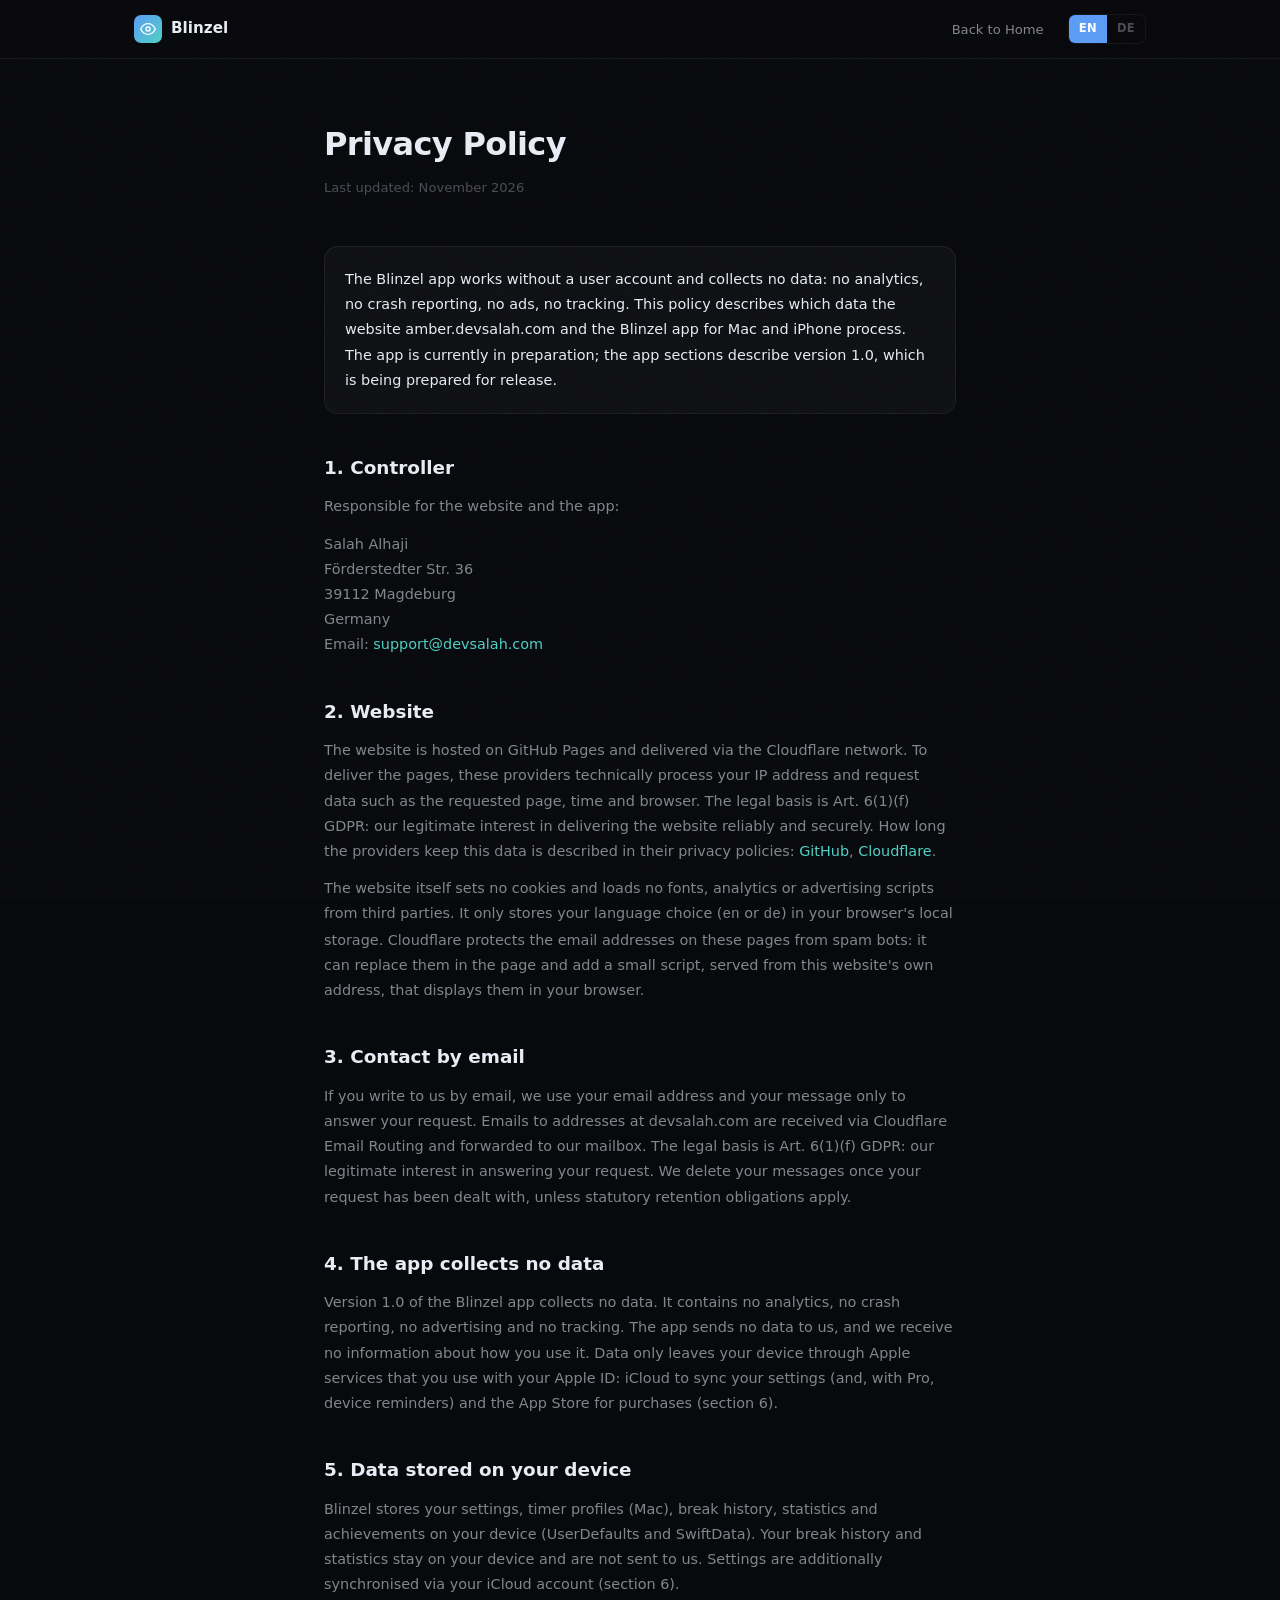
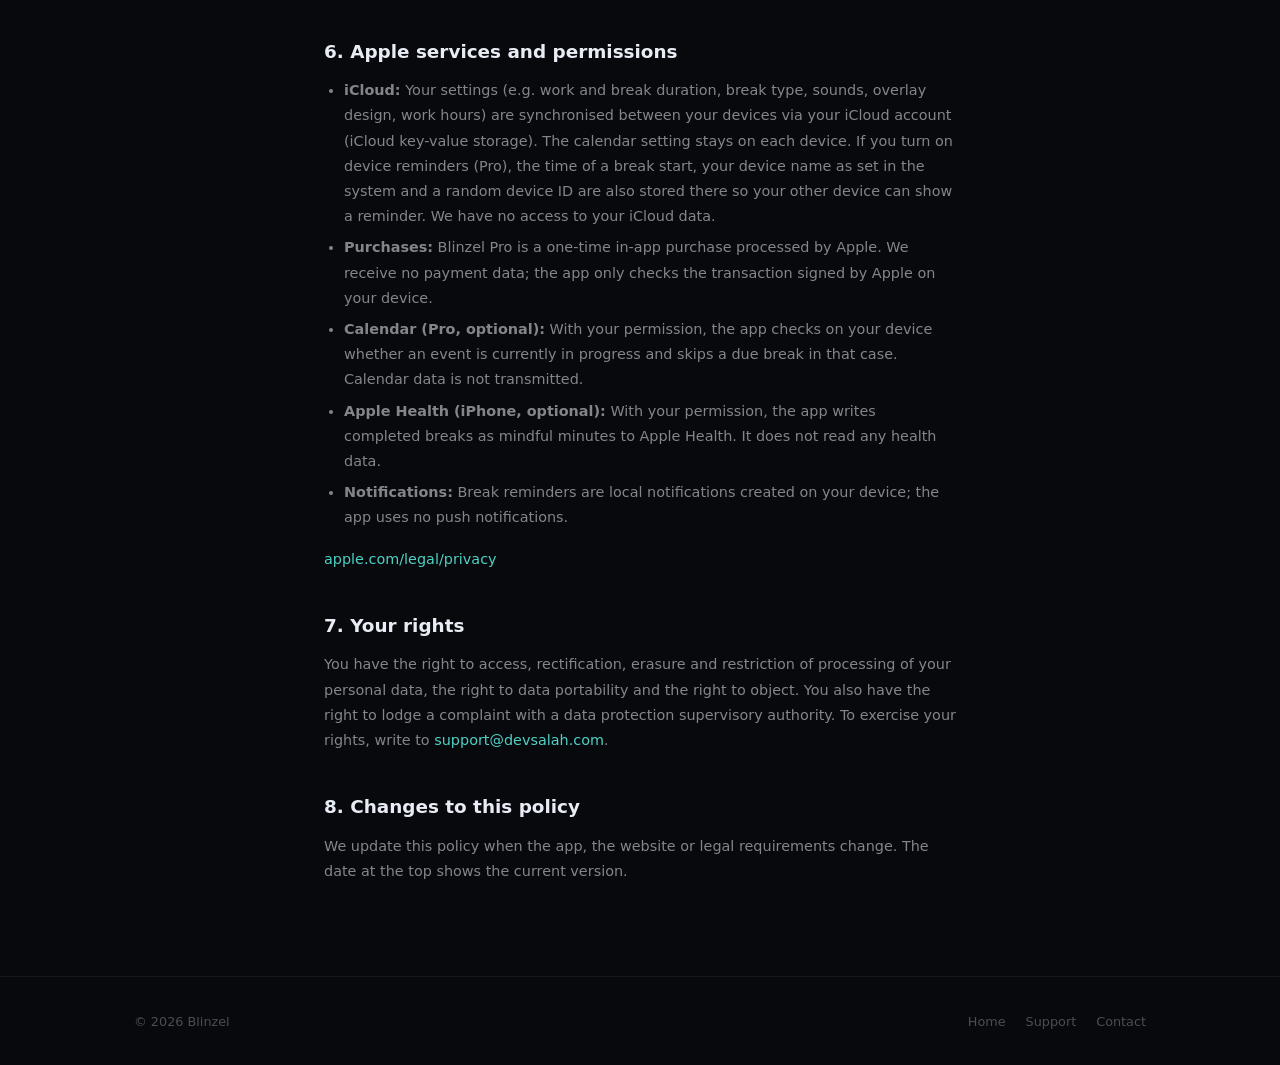
<file: privacy.html>
<!DOCTYPE html>
<html lang="en">
<head>
    <meta charset="UTF-8">
    <meta name="viewport" content="width=device-width, initial-scale=1.0">
    <title>Blinzel — Privacy Policy</title>
    <meta name="description" content="Blinzel Privacy Policy — the app collects no data. Details about the app and the website.">
    <meta name="theme-color" content="#08090d">
    <link rel="canonical" href="https://amber.devsalah.com/privacy.html">
    <meta name="robots" content="index, follow">
    <link rel="icon" type="image/svg+xml" href="/favicon.svg">
    <meta property="og:url" content="https://amber.devsalah.com/privacy.html">
    <meta property="og:site_name" content="Blinzel">
    <meta property="og:image" content="https://amber.devsalah.com/og-image.svg">
    <link rel="stylesheet" href="style.css">
    <style>
        .privacy {
            max-width: 680px;
            margin: 0 auto;
            padding: 120px 24px 80px;
        }
        .privacy h1 {
            font-size: 2rem;
            font-weight: 750;
            letter-spacing: -0.02em;
            margin-bottom: 8px;
        }
        .privacy .updated {
            color: var(--text-3);
            font-size: 0.82rem;
            margin-bottom: 48px;
            display: block;
        }
        .privacy h2 {
            font-size: 1.15rem;
            font-weight: 650;
            margin-top: 40px;
            margin-bottom: 12px;
        }
        .privacy p, .privacy li {
            color: var(--text-2);
            font-size: 0.9rem;
            line-height: 1.75;
            margin-bottom: 12px;
        }
        .privacy ul {
            padding-left: 20px;
            margin-bottom: 16px;
        }
        .privacy li { margin-bottom: 6px; }
        .privacy a { color: var(--cyan); }
        .privacy .highlight {
            background: var(--bg-card);
            border: 1px solid var(--border);
            border-radius: var(--r);
            padding: 20px;
            margin: 24px 0;
        }
        .privacy .highlight p {
            margin-bottom: 0;
            color: var(--text);
            font-weight: 500;
        }
    </style>
</head>
<body>

<!-- Nav -->
<nav>
    <div class="w">
        <a href="index.html" class="n-brand">
            <span class="n-logo">
                <svg viewBox="0 0 24 24" fill="none" stroke="white" stroke-width="2" stroke-linecap="round"><path d="M1 12s4-8 11-8 11 8 11 8-4 8-11 8-11-8-11-8z"/><circle cx="12" cy="12" r="3"/></svg>
            </span>
            Blinzel
        </a>
        <ul class="n-links">
            <li><a href="index.html" data-en="Back to Home" data-de="Zurück zur Startseite">Back to Home</a></li>
            <li>
                <div class="lang-sw">
                    <button onclick="setLang('en')" class="on" id="btn-en">EN</button>
                    <button onclick="setLang('de')" id="btn-de">DE</button>
                </div>
            </li>
        </ul>
    </div>
</nav>

<div class="privacy">
    <h1 data-en="Privacy Policy" data-de="Datenschutzerklärung">Privacy Policy</h1>

    <span class="updated" data-en="Last updated: November 2026" data-de="Zuletzt aktualisiert: November 2026">Last updated: November 2026</span>

    <div class="highlight">
        <p data-en="The Blinzel app works without a user account and collects no data: no analytics, no crash reporting, no ads, no tracking. This policy describes which data the website amber.devsalah.com and the Blinzel app for Mac and iPhone process. The app is currently in preparation; the app sections describe version 1.0, which is being prepared for release." data-de="Die App Blinzel funktioniert ohne Benutzerkonto und erfasst keine Daten: keine Analyse, keine Absturzberichte, keine Werbung, kein Tracking. Diese Erklärung beschreibt, welche Daten die Website amber.devsalah.com und die App Blinzel für Mac und iPhone verarbeiten. Die App ist derzeit in Vorbereitung; die Abschnitte zur App beschreiben die Version 1.0, die für die Veröffentlichung vorbereitet wird.">The Blinzel app works without a user account and collects no data: no analytics, no crash reporting, no ads, no tracking. This policy describes which data the website amber.devsalah.com and the Blinzel app for Mac and iPhone process. The app is currently in preparation; the app sections describe version 1.0, which is being prepared for release.</p>
    </div>

    <h2 data-en="1. Controller" data-de="1. Verantwortlicher">1. Controller</h2>

    <p data-en="Responsible for the website and the app:" data-de="Verantwortlich für die Website und die App:">Responsible for the website and the app:</p>

    <p data-en="Salah Alhaji<br>Förderstedter Str. 36<br>39112 Magdeburg<br>Germany<br>Email: <a href='mailto:support@devsalah.com'>support@devsalah.com</a>" data-de="Salah Alhaji<br>Förderstedter Str. 36<br>39112 Magdeburg<br>Deutschland<br>E-Mail: <a href='mailto:support@devsalah.com'>support@devsalah.com</a>">Salah Alhaji<br>Förderstedter Str. 36<br>39112 Magdeburg<br>Germany<br>Email: <a href='mailto:support@devsalah.com'>support@devsalah.com</a></p>

    <h2 id="website" data-en="2. Website" data-de="2. Website">2. Website</h2>

    <p data-en="The website is hosted on GitHub Pages and delivered via the Cloudflare network. To deliver the pages, these providers technically process your IP address and request data such as the requested page, time and browser. The legal basis is Art. 6(1)(f) GDPR: our legitimate interest in delivering the website reliably and securely. How long the providers keep this data is described in their privacy policies: <a href='https://docs.github.com/en/site-policy/privacy-policies/github-general-privacy-statement' target='_blank' rel='noopener'>GitHub</a>, <a href='https://www.cloudflare.com/privacypolicy/' target='_blank' rel='noopener'>Cloudflare</a>." data-de="Die Website liegt bei GitHub Pages und wird über das Netzwerk von Cloudflare ausgeliefert. Um die Seiten auszuliefern, verarbeiten diese Anbieter technisch deine IP-Adresse und Abrufdaten wie aufgerufene Seite, Zeitpunkt und Browser. Rechtsgrundlage ist Art. 6 Abs. 1 lit. f DSGVO: unser berechtigtes Interesse, die Website zuverlässig und sicher auszuliefern. Wie lange die Anbieter diese Daten speichern, steht in ihren Datenschutzerklärungen: <a href='https://docs.github.com/en/site-policy/privacy-policies/github-general-privacy-statement' target='_blank' rel='noopener'>GitHub</a>, <a href='https://www.cloudflare.com/privacypolicy/' target='_blank' rel='noopener'>Cloudflare</a>.">The website is hosted on GitHub Pages and delivered via the Cloudflare network. To deliver the pages, these providers technically process your IP address and request data such as the requested page, time and browser. The legal basis is Art. 6(1)(f) GDPR: our legitimate interest in delivering the website reliably and securely. How long the providers keep this data is described in their privacy policies: <a href='https://docs.github.com/en/site-policy/privacy-policies/github-general-privacy-statement' target='_blank' rel='noopener'>GitHub</a>, <a href='https://www.cloudflare.com/privacypolicy/' target='_blank' rel='noopener'>Cloudflare</a>.</p>

    <p data-en="The website itself sets no cookies and loads no fonts, analytics or advertising scripts from third parties. It only stores your language choice (<code>en</code> or <code>de</code>) in your browser's local storage. Cloudflare protects the email addresses on these pages from spam bots: it can replace them in the page and add a small script, served from this website's own address, that displays them in your browser." data-de="Die Website selbst setzt keine Cookies und lädt keine Schriften, Analyse- oder Werbeskripte von Dritten. Sie speichert nur deine Sprachwahl (<code>en</code> oder <code>de</code>) im lokalen Speicher deines Browsers. Cloudflare schützt die E-Mail-Adressen auf diesen Seiten vor Spam-Programmen: Es kann sie in der Seite ersetzen und ein kleines Skript ergänzen, das von der Adresse dieser Website selbst geladen wird und die Adressen in deinem Browser anzeigt.">The website itself sets no cookies and loads no fonts, analytics or advertising scripts from third parties. It only stores your language choice (<code>en</code> or <code>de</code>) in your browser's local storage. Cloudflare protects the email addresses on these pages from spam bots: it can replace them in the page and add a small script, served from this website's own address, that displays them in your browser.</p>

    <h2 id="contact" data-en="3. Contact by email" data-de="3. Kontakt per E-Mail">3. Contact by email</h2>

    <p data-en="If you write to us by email, we use your email address and your message only to answer your request. Emails to addresses at devsalah.com are received via Cloudflare Email Routing and forwarded to our mailbox. The legal basis is Art. 6(1)(f) GDPR: our legitimate interest in answering your request. We delete your messages once your request has been dealt with, unless statutory retention obligations apply." data-de="Wenn du uns per E-Mail schreibst, nutzen wir deine E-Mail-Adresse und deine Nachricht nur, um deine Anfrage zu beantworten. E-Mails an Adressen unter devsalah.com werden über Cloudflare Email Routing empfangen und an unser Postfach weitergeleitet. Rechtsgrundlage ist Art. 6 Abs. 1 lit. f DSGVO: unser berechtigtes Interesse, deine Anfrage zu beantworten. Wir löschen deine Nachrichten, sobald deine Anfrage erledigt ist, sofern keine gesetzlichen Aufbewahrungspflichten entgegenstehen.">If you write to us by email, we use your email address and your message only to answer your request. Emails to addresses at devsalah.com are received via Cloudflare Email Routing and forwarded to our mailbox. The legal basis is Art. 6(1)(f) GDPR: our legitimate interest in answering your request. We delete your messages once your request has been dealt with, unless statutory retention obligations apply.</p>

    <h2 id="app" data-en="4. The app collects no data" data-de="4. Die App erfasst keine Daten">4. The app collects no data</h2>

    <p data-en="Version 1.0 of the Blinzel app collects no data. It contains no analytics, no crash reporting, no advertising and no tracking. The app sends no data to us, and we receive no information about how you use it. Data only leaves your device through Apple services that you use with your Apple ID: iCloud to sync your settings (and, with Pro, device reminders) and the App Store for purchases (section 6)." data-de="Die Version 1.0 der App Blinzel erfasst keine Daten. Sie enthält keine Analyse, keine Absturzberichte, keine Werbung und kein Tracking. Die App sendet keine Daten an uns, und wir erfahren nicht, wie du sie nutzt. Daten verlassen dein Gerät nur über Apple-Dienste, die du mit deiner Apple ID nutzt: iCloud zum Synchronisieren deiner Einstellungen (und, mit Pro, der Geräte-Erinnerung) und den App Store für Käufe (Abschnitt 6).">Version 1.0 of the Blinzel app collects no data. It contains no analytics, no crash reporting, no advertising and no tracking. The app sends no data to us, and we receive no information about how you use it. Data only leaves your device through Apple services that you use with your Apple ID: iCloud to sync your settings (and, with Pro, device reminders) and the App Store for purchases (section 6).</p>

    <h2 id="device" data-en="5. Data stored on your device" data-de="5. Daten auf deinem Gerät">5. Data stored on your device</h2>

    <p data-en="Blinzel stores your settings, timer profiles (Mac), break history, statistics and achievements on your device (UserDefaults and SwiftData). Your break history and statistics stay on your device and are not sent to us. Settings are additionally synchronised via your iCloud account (section 6)." data-de="Blinzel speichert deine Einstellungen, Timer-Profile (Mac), deinen Pausenverlauf, Statistiken und Erfolge auf deinem Gerät (UserDefaults und SwiftData). Pausenverlauf und Statistiken bleiben auf deinem Gerät und werden nicht an uns übermittelt. Einstellungen werden zusätzlich über dein iCloud-Konto synchronisiert (Abschnitt 6).">Blinzel stores your settings, timer profiles (Mac), break history, statistics and achievements on your device (UserDefaults and SwiftData). Your break history and statistics stay on your device and are not sent to us. Settings are additionally synchronised via your iCloud account (section 6).</p>

    <h2 id="apple" data-en="6. Apple services and permissions" data-de="6. Apple-Dienste und Berechtigungen">6. Apple services and permissions</h2>

    <ul>
        <li data-en="<strong>iCloud:</strong> Your settings (e.g. work and break duration, break type, sounds, overlay design, work hours) are synchronised between your devices via your iCloud account (iCloud key-value storage). The calendar setting stays on each device. If you turn on device reminders (Pro), the time of a break start, your device name as set in the system and a random device ID are also stored there so your other device can show a reminder. We have no access to your iCloud data." data-de="<strong>iCloud:</strong> Deine Einstellungen (z. B. Arbeits- und Pausendauer, Pausenart, Töne, Overlay-Design, Arbeitszeiten) werden über dein iCloud-Konto zwischen deinen Geräten synchronisiert (iCloud-Schlüssel-Wert-Speicher). Die Kalender-Einstellung bleibt je Gerät. Schaltest du die Geräte-Erinnerung (Pro) ein, werden dort zusätzlich der Zeitpunkt eines Pausenbeginns, dein im System eingestellter Gerätename und eine zufällige Geräte-ID abgelegt, damit dein anderes Gerät eine Erinnerung anzeigen kann. Wir haben keinen Zugriff auf deine iCloud-Daten."><strong>iCloud:</strong> Your settings (e.g. work and break duration, break type, sounds, overlay design, work hours) are synchronised between your devices via your iCloud account (iCloud key-value storage). The calendar setting stays on each device. If you turn on device reminders (Pro), the time of a break start, your device name as set in the system and a random device ID are also stored there so your other device can show a reminder. We have no access to your iCloud data.</li>
        <li data-en="<strong>Purchases:</strong> Blinzel Pro is a one-time in-app purchase processed by Apple. We receive no payment data; the app only checks the transaction signed by Apple on your device." data-de="<strong>Käufe:</strong> Blinzel Pro ist ein einmaliger In-App-Kauf, den Apple abwickelt. Wir erhalten keine Zahlungsdaten; die App prüft nur die von Apple signierte Transaktion auf deinem Gerät."><strong>Purchases:</strong> Blinzel Pro is a one-time in-app purchase processed by Apple. We receive no payment data; the app only checks the transaction signed by Apple on your device.</li>
        <li data-en="<strong>Calendar (Pro, optional):</strong> With your permission, the app checks on your device whether an event is currently in progress and skips a due break in that case. Calendar data is not transmitted." data-de="<strong>Kalender (Pro, optional):</strong> Mit deiner Erlaubnis prüft die App auf dem Gerät, ob gerade ein Termin läuft, und überspringt dann eine fällige Pause. Kalenderdaten werden nicht übertragen."><strong>Calendar (Pro, optional):</strong> With your permission, the app checks on your device whether an event is currently in progress and skips a due break in that case. Calendar data is not transmitted.</li>
        <li data-en="<strong>Apple Health (iPhone, optional):</strong> With your permission, the app writes completed breaks as mindful minutes to Apple Health. It does not read any health data." data-de="<strong>Apple Health (iPhone, optional):</strong> Mit deiner Erlaubnis trägt die App absolvierte Pausen als Achtsamkeitsminuten in Apple Health ein. Sie liest keine Gesundheitsdaten."><strong>Apple Health (iPhone, optional):</strong> With your permission, the app writes completed breaks as mindful minutes to Apple Health. It does not read any health data.</li>
        <li data-en="<strong>Notifications:</strong> Break reminders are local notifications created on your device; the app uses no push notifications." data-de="<strong>Mitteilungen:</strong> Pausen-Erinnerungen sind lokale Mitteilungen, die auf deinem Gerät erzeugt werden; die App nutzt keine Push-Mitteilungen."><strong>Notifications:</strong> Break reminders are local notifications created on your device; the app uses no push notifications.</li>
    </ul>

    <p><a href="https://www.apple.com/legal/privacy/" target="_blank" rel="noopener">apple.com/legal/privacy</a></p>

    <h2 id="rights" data-en="7. Your rights" data-de="7. Deine Rechte">7. Your rights</h2>

    <p data-en="You have the right to access, rectification, erasure and restriction of processing of your personal data, the right to data portability and the right to object. You also have the right to lodge a complaint with a data protection supervisory authority. To exercise your rights, write to <a href='mailto:support@devsalah.com'>support@devsalah.com</a>." data-de="Du hast das Recht auf Auskunft, Berichtigung, Löschung und Einschränkung der Verarbeitung deiner personenbezogenen Daten, auf Datenübertragbarkeit sowie auf Widerspruch. Außerdem kannst du dich bei einer Datenschutz-Aufsichtsbehörde beschweren. Für deine Anfragen schreib an <a href='mailto:support@devsalah.com'>support@devsalah.com</a>.">You have the right to access, rectification, erasure and restriction of processing of your personal data, the right to data portability and the right to object. You also have the right to lodge a complaint with a data protection supervisory authority. To exercise your rights, write to <a href='mailto:support@devsalah.com'>support@devsalah.com</a>.</p>

    <h2 data-en="8. Changes to this policy" data-de="8. Änderungen dieser Erklärung">8. Changes to this policy</h2>

    <p data-en="We update this policy when the app, the website or legal requirements change. The date at the top shows the current version." data-de="Wir passen diese Erklärung an, wenn sich App, Website oder rechtliche Anforderungen ändern. Das Datum oben zeigt den aktuellen Stand.">We update this policy when the app, the website or legal requirements change. The date at the top shows the current version.</p>
</div>

<!-- Footer -->
<footer>
    <div class="w">
        <span class="f-left">&copy; 2026 Blinzel</span>
        <ul class="f-links">
            <li><a href="index.html" data-en="Home" data-de="Startseite">Home</a></li>
            <li><a href="/support" data-en="Support" data-de="Support">Support</a></li>
            <li><a href="mailto:support@devsalah.com" data-en="Contact" data-de="Kontakt">Contact</a></li>
        </ul>
    </div>
</footer>

<script>
let L = localStorage.getItem('lang') || 'en';
function setLang(l) {
    L = l;
    localStorage.setItem('lang', l);
    document.documentElement.lang = l;
    document.getElementById('btn-en').classList.toggle('on', l === 'en');
    document.getElementById('btn-de').classList.toggle('on', l === 'de');
    document.querySelectorAll('[data-en]').forEach(e => {
        const t = e.getAttribute('data-' + l);
        if (t) e.innerHTML = t;
    });
}
setLang(L);
</script>

</body>
</html>
</file>
<file: style.css>
/* ===== Reset ===== */
*, *::before, *::after { margin: 0; padding: 0; box-sizing: border-box; }

:root {
    --bg: #08090d;
    --bg-2: #0e1017;
    --bg-card: rgba(255,255,255,0.03);
    --bg-card-h: rgba(255,255,255,0.06);
    --border: rgba(255,255,255,0.06);
    --border-h: rgba(255,255,255,0.12);
    --text: #e8ecf4;
    --text-2: rgba(232,236,244,0.55);
    --text-3: rgba(232,236,244,0.3);
    --blue: #5b9cf6;
    --cyan: #4fd1c5;
    --green: #48bb78;
    --yellow: #ecc94b;
    --orange: #ed8936;
    --purple: #9f7aea;
    --red: #fc8181;
    --r: 14px;
    --r-lg: 20px;
    --max: 1060px;
}

html { scroll-behavior: smooth; -webkit-font-smoothing: antialiased; }
body {
    font-family: 'SF Pro Display', -apple-system, BlinkMacSystemFont, system-ui, sans-serif;
    background: var(--bg);
    color: var(--text);
    line-height: 1.55;
    overflow-x: hidden;
}

/* noise overlay */
body::after {
    content: '';
    position: fixed;
    inset: 0;
    z-index: 9999;
    pointer-events: none;
    opacity: 0.025;
    background-image: url("data:image/svg+xml,%3Csvg viewBox='0 0 256 256' xmlns='http://www.w3.org/2000/svg'%3E%3Cfilter id='n'%3E%3CfeTurbulence type='fractalNoise' baseFrequency='0.9' numOctaves='4' stitchTiles='stitch'/%3E%3C/filter%3E%3Crect width='100%25' height='100%25' filter='url(%23n)'/%3E%3C/svg%3E");
    background-repeat: repeat;
    background-size: 128px;
}

a { color: inherit; text-decoration: none; }
img { display: block; max-width: 100%; }
button { font: inherit; cursor: pointer; }

.w { max-width: var(--max); margin: 0 auto; padding: 0 24px; }

/* ===== Nav ===== */
nav {
    position: fixed; top: 0; left: 0; right: 0; z-index: 100;
    padding: 14px 0;
    backdrop-filter: blur(16px); -webkit-backdrop-filter: blur(16px);
    background: rgba(8,9,13,0.75);
    border-bottom: 1px solid var(--border);
}
nav .w { display: flex; align-items: center; justify-content: space-between; }

.n-brand {
    display: flex; align-items: center; gap: 9px;
    font-weight: 700; font-size: 0.95rem;
}
.n-logo {
    width: 28px; height: 28px;
    background: linear-gradient(135deg, var(--blue), var(--cyan));
    border-radius: 7px;
    display: grid; place-items: center;
}
.n-logo svg { width: 16px; height: 16px; }

.n-links { display: flex; align-items: center; gap: 24px; list-style: none; }
.n-links a { font-size: 0.82rem; color: var(--text-2); transition: color .2s; font-weight: 500; }
.n-links a:hover { color: var(--text); }

.lang-sw {
    display: flex; border: 1px solid var(--border); border-radius: 7px; overflow: hidden;
}
.lang-sw button {
    background: none; border: none; color: var(--text-3);
    font-size: 0.72rem; font-weight: 700; padding: 5px 10px;
    letter-spacing: 0.03em; transition: all .2s;
}
.lang-sw button.on { background: var(--blue); color: #fff; }

.n-mob { display: none; background: none; border: none; color: var(--text); font-size: 20px; }

/* ===== Hero ===== */
.hero {
    min-height: 100vh; min-height: 100dvh;
    display: flex; align-items: center; justify-content: center;
    text-align: center; padding: 100px 0 80px;
    position: relative;
    overflow: hidden;
}

/* Subtle radial glow */
.hero::before {
    content: ''; position: absolute;
    top: -15%; left: 50%; transform: translateX(-50%);
    width: 700px; height: 700px;
    background: radial-gradient(circle, rgba(91,156,246,0.07) 0%, transparent 65%);
    pointer-events: none;
}

.hero-top {
    display: inline-flex; align-items: center; gap: 8px;
    border: 1px solid var(--border);
    padding: 6px 16px 6px 8px;
    border-radius: 100px;
    font-size: 0.78rem; font-weight: 500; color: var(--text-2);
    margin-bottom: 32px;
}
.hero-dot {
    width: 7px; height: 7px; border-radius: 50%;
    background: var(--green);
    box-shadow: 0 0 8px var(--green);
    animation: pulse 2s ease-in-out infinite;
}
@keyframes pulse { 0%,100%{ opacity:1; } 50%{ opacity:.4; } }

.hero h1 {
    font-size: clamp(2.6rem, 5.5vw, 4.2rem);
    font-weight: 750; line-height: 1.08;
    letter-spacing: -0.03em;
    margin-bottom: 20px;
}
.hero h1 span {
    background: linear-gradient(135deg, var(--blue), var(--cyan));
    -webkit-background-clip: text; background-clip: text;
    -webkit-text-fill-color: transparent;
}
.hero > .w > p {
    font-size: 1.05rem; color: var(--text-2);
    max-width: 440px; margin: 0 auto 36px;
    line-height: 1.65;
}

.hero-btns { display: flex; gap: 12px; justify-content: center; flex-wrap: wrap; }
.btn {
    display: inline-flex; align-items: center; gap: 8px;
    padding: 12px 24px; border-radius: 10px;
    font-size: 0.88rem; font-weight: 600;
    transition: transform .2s, box-shadow .2s;
}
.btn:hover { transform: translateY(-1px); }
.btn-p {
    background: linear-gradient(135deg, var(--blue), var(--cyan));
    color: #fff;
    box-shadow: 0 4px 20px rgba(91,156,246,0.25);
}
.btn-p:hover { box-shadow: 0 6px 28px rgba(91,156,246,0.35); }
.btn-s {
    background: var(--bg-card);
    border: 1px solid var(--border);
    color: var(--text);
}
.btn-s:hover { border-color: var(--border-h); background: var(--bg-card-h); }
.btn svg { width: 18px; height: 18px; flex-shrink: 0; }

/* ===== Device mockup ===== */
.hero-visual {
    margin-top: 64px;
    position: relative;
    display: flex; justify-content: center; gap: 24px;
    perspective: 1000px;
}

.device-mac {
    width: 580px; max-width: 80vw;
    border-radius: 12px;
    border: 1px solid var(--border);
    background: var(--bg-2);
    overflow: hidden;
    box-shadow: 0 20px 60px rgba(0,0,0,0.5);
}
.device-mac-bar {
    height: 32px; background: rgba(255,255,255,0.04);
    display: flex; align-items: center; padding: 0 12px; gap: 6px;
    border-bottom: 1px solid var(--border);
}
.device-mac-dot { width: 10px; height: 10px; border-radius: 50%; }
.device-mac-dot:nth-child(1) { background: #ff5f57; }
.device-mac-dot:nth-child(2) { background: #febc2e; }
.device-mac-dot:nth-child(3) { background: #28c840; }
.device-mac-body {
    aspect-ratio: 16/10;
    display: grid; place-items: center;
    color: var(--text-3); font-size: 0.85rem;
    position: relative; overflow: hidden;
}

/* Animated timer inside mac mockup */
.mock-timer {
    text-align: center;
}
.mock-timer-ring {
    width: 120px; height: 120px;
    border-radius: 50%;
    border: 3px solid var(--border);
    position: relative;
    margin: 0 auto 16px;
}
.mock-timer-ring::after {
    content: '';
    position: absolute; inset: -3px;
    border-radius: 50%;
    border: 3px solid transparent;
    border-top-color: var(--blue);
    animation: spin 4s linear infinite;
}
@keyframes spin { to { transform: rotate(360deg); } }
.mock-timer-time {
    position: absolute; inset: 0;
    display: grid; place-items: center;
    font-size: 1.5rem; font-weight: 700;
    font-variant-numeric: tabular-nums;
    color: var(--text);
}
.mock-timer-label {
    font-size: 0.75rem; color: var(--text-2);
    font-weight: 500;
}

.device-phone {
    width: 160px;
    border-radius: 24px;
    border: 1px solid var(--border);
    background: var(--bg-2);
    overflow: hidden;
    box-shadow: 0 20px 60px rgba(0,0,0,0.5);
    position: absolute;
    right: -40px; bottom: -20px;
}
.device-phone-notch {
    height: 24px; display: flex; justify-content: center; padding-top: 6px;
}
.device-phone-notch-inner {
    width: 60px; height: 14px;
    background: var(--bg); border-radius: 10px;
}
.device-phone-body {
    aspect-ratio: 9/16;
    display: grid; place-items: center;
    color: var(--text-3); font-size: 0.75rem;
    padding: 8px;
}

/* ===== Rule ===== */
.rule { padding: 100px 0; }
.rule .w { display: grid; grid-template-columns: 1fr 1fr; gap: 64px; align-items: center; }

.rule-text h2 {
    font-size: 2rem; font-weight: 750; letter-spacing: -0.02em;
    margin-bottom: 16px; line-height: 1.15;
}
.rule-text p { color: var(--text-2); max-width: 400px; }

.rule-steps { display: flex; flex-direction: column; gap: 16px; }
.rule-step {
    display: flex; align-items: center; gap: 20px;
    padding: 20px 24px;
    background: var(--bg-card);
    border: 1px solid var(--border);
    border-radius: var(--r);
    transition: border-color .2s, background .2s;
}
.rule-step:hover { border-color: var(--border-h); background: var(--bg-card-h); }

.rule-num {
    font-size: 2.2rem; font-weight: 800; line-height: 1;
    min-width: 56px; text-align: center;
    font-variant-numeric: tabular-nums;
}
.rule-step:nth-child(1) .rule-num { color: var(--blue); }
.rule-step:nth-child(2) .rule-num { color: var(--green); }
.rule-step:nth-child(3) .rule-num { color: var(--cyan); }

.rule-step-text strong { display: block; font-weight: 600; margin-bottom: 2px; }
.rule-step-text span { font-size: 0.85rem; color: var(--text-2); }

/* ===== Bento Features ===== */
.bento { padding: 100px 0; background: var(--bg-2); }
.bento-head { margin-bottom: 48px; }
.bento-head h2 {
    font-size: 2rem; font-weight: 750; letter-spacing: -0.02em;
    margin-bottom: 10px;
}
.bento-head p { color: var(--text-2); max-width: 460px; }

.bento-grid {
    display: grid;
    grid-template-columns: repeat(3, 1fr);
    grid-auto-rows: auto;
    gap: 14px;
}

.b-card {
    padding: 28px;
    background: var(--bg-card);
    border: 1px solid var(--border);
    border-radius: var(--r);
    transition: border-color .3s, background .3s;
    position: relative; overflow: hidden;
}
.b-card:hover { border-color: var(--border-h); background: var(--bg-card-h); }

.b-card.span-2 { grid-column: span 2; }

.b-icon {
    width: 40px; height: 40px;
    border-radius: 10px;
    display: grid; place-items: center;
    margin-bottom: 16px;
}
.b-icon svg { width: 20px; height: 20px; }

.b-card h3 { font-size: 0.95rem; font-weight: 650; margin-bottom: 6px; }
.b-card p { font-size: 0.85rem; color: var(--text-2); line-height: 1.55; max-width: 320px; }

/* icon colors */
.bi-blue { background: rgba(91,156,246,0.12); color: var(--blue); }
.bi-green { background: rgba(72,187,120,0.12); color: var(--green); }
.bi-purple { background: rgba(159,122,234,0.12); color: var(--purple); }
.bi-cyan { background: rgba(79,209,197,0.12); color: var(--cyan); }
.bi-orange { background: rgba(237,137,54,0.12); color: var(--orange); }
.bi-yellow { background: rgba(236,201,75,0.12); color: var(--yellow); }

/* ===== Platforms ===== */
.plat { padding: 100px 0; }
.plat .w { display: grid; grid-template-columns: 1fr 1fr; gap: 16px; }

.plat-card {
    padding: 36px;
    background: var(--bg-card);
    border: 1px solid var(--border);
    border-radius: var(--r-lg);
    transition: border-color .3s;
}
.plat-card:hover { border-color: var(--border-h); }

.plat-card h3 {
    display: flex; align-items: center; gap: 10px;
    font-size: 1.15rem; font-weight: 700; margin-bottom: 8px;
}
.plat-card h3 svg { width: 22px; height: 22px; color: var(--text-2); }
.plat-card > p { font-size: 0.85rem; color: var(--text-2); margin-bottom: 20px; }

.plat-list { list-style: none; display: flex; flex-direction: column; gap: 10px; }
.plat-list li {
    display: flex; align-items: center; gap: 10px;
    font-size: 0.85rem; color: var(--text-2);
}
.plat-check {
    width: 18px; height: 18px; flex-shrink: 0;
    border-radius: 50%;
    background: rgba(72,187,120,0.12);
    display: grid; place-items: center;
}
.plat-check svg { width: 10px; height: 10px; color: var(--green); }

/* ===== Pro ===== */
.pro { padding: 100px 0; background: var(--bg-2); position: relative; overflow: hidden; }
.pro::before {
    content: ''; position: absolute;
    top: -100px; right: -100px;
    width: 500px; height: 500px;
    background: radial-gradient(circle, rgba(236,201,75,0.04), transparent 65%);
    pointer-events: none;
}
.pro .w { position: relative; z-index: 1; text-align: center; }

.pro-pill {
    display: inline-flex; align-items: center; gap: 6px;
    background: linear-gradient(135deg, var(--yellow), var(--orange));
    color: #000; font-weight: 700; font-size: 0.78rem;
    padding: 6px 16px; border-radius: 100px;
    margin-bottom: 20px;
}
.pro-pill svg { width: 14px; height: 14px; }

.pro h2 {
    font-size: 2rem; font-weight: 750; letter-spacing: -0.02em;
    margin-bottom: 10px;
}
.pro > .w > p { color: var(--text-2); max-width: 420px; margin: 0 auto; }

.pro-grid {
    display: grid; grid-template-columns: repeat(3, 1fr);
    gap: 14px; margin-top: 40px; text-align: left;
}
.pro-item {
    padding: 22px;
    background: var(--bg-card);
    border: 1px solid var(--border);
    border-radius: var(--r);
    transition: border-color .3s;
}
.pro-item:hover { border-color: var(--border-h); }
.pro-item h4 { font-size: 0.9rem; font-weight: 650; margin-bottom: 4px; }
.pro-item p { font-size: 0.8rem; color: var(--text-2); line-height: 1.5; }

/* ===== CTA ===== */
.cta {
    padding: 120px 0; text-align: center;
    position: relative;
    overflow: hidden;
}
.cta::before {
    content: ''; position: absolute;
    bottom: 0; left: 50%; transform: translateX(-50%);
    width: 600px; height: 300px;
    background: radial-gradient(ellipse, rgba(79,209,197,0.06), transparent 70%);
    pointer-events: none;
}
.cta .w { position: relative; z-index: 1; }
.cta h2 {
    font-size: clamp(1.8rem, 4vw, 2.8rem);
    font-weight: 750; letter-spacing: -0.025em;
    margin-bottom: 12px;
}
.cta p { color: var(--text-2); margin-bottom: 36px; }

/* ===== Footer ===== */
footer {
    padding: 32px 0;
    border-top: 1px solid var(--border);
}
footer .w {
    display: flex; align-items: center; justify-content: space-between;
    flex-wrap: wrap; gap: 12px;
}
.f-left { font-size: 0.8rem; color: var(--text-3); }
.f-links { display: flex; gap: 20px; list-style: none; }
.f-links a { font-size: 0.8rem; color: var(--text-3); transition: color .2s; }
.f-links a:hover { color: var(--text); }

/* ===== Scroll Animation ===== */
.v {
    opacity: 0; transform: translateY(20px);
    transition: opacity .55s ease, transform .55s ease;
}
.v.show { opacity: 1; transform: translateY(0); }

/* ===== Responsive ===== */
@media (max-width: 800px) {
    section, .bento, .pro, .cta { padding: 64px 0; }
    .n-links { display: none; }
    .n-links.open {
        display: flex; flex-direction: column;
        position: absolute; top: 100%; left: 0; right: 0;
        background: var(--bg-2); border: 1px solid var(--border);
        border-radius: 0 0 var(--r) var(--r);
        padding: 16px; gap: 14px; margin-top: 14px;
    }
    .n-mob { display: block; }

    .rule .w { grid-template-columns: 1fr; gap: 40px; }
    .bento-grid { grid-template-columns: 1fr; }
    .b-card.span-2 { grid-column: span 1; }
    .plat .w { grid-template-columns: 1fr; }
    .pro-grid { grid-template-columns: 1fr; }

    .device-phone { display: none; }
    .device-mac { width: 100%; }

    .hero h1 { font-size: 2.2rem; }
    .hero-visual { margin-top: 48px; }
}

/* Video-Abschnitt: echte App-Aufnahme */
.demo { padding: 40px 0 100px; }
.demo .w { display: grid; grid-template-columns: 1fr 1fr; gap: 64px; align-items: center; }
.demo-text h2 { font-size: clamp(1.8rem, 3.2vw, 2.6rem); font-weight: 800; letter-spacing: -0.02em; margin-bottom: 16px; }
.demo-text p { color: var(--text-2); max-width: 420px; }
.demo-phone { display: flex; justify-content: center; }
.demo-phone video {
    width: min(300px, 78vw); height: auto; aspect-ratio: 540 / 1170;
    border-radius: 38px; border: 8px solid #10131c; background: #000;
    box-shadow: 0 30px 80px rgba(0,0,0,0.5);
}
@media (max-width: 800px) {
    .demo { padding: 20px 0 72px; }
    .demo .w { grid-template-columns: 1fr; gap: 32px; }
    .demo-text { text-align: center; }
    .demo-text p { margin: 0 auto; }
}
</file>
